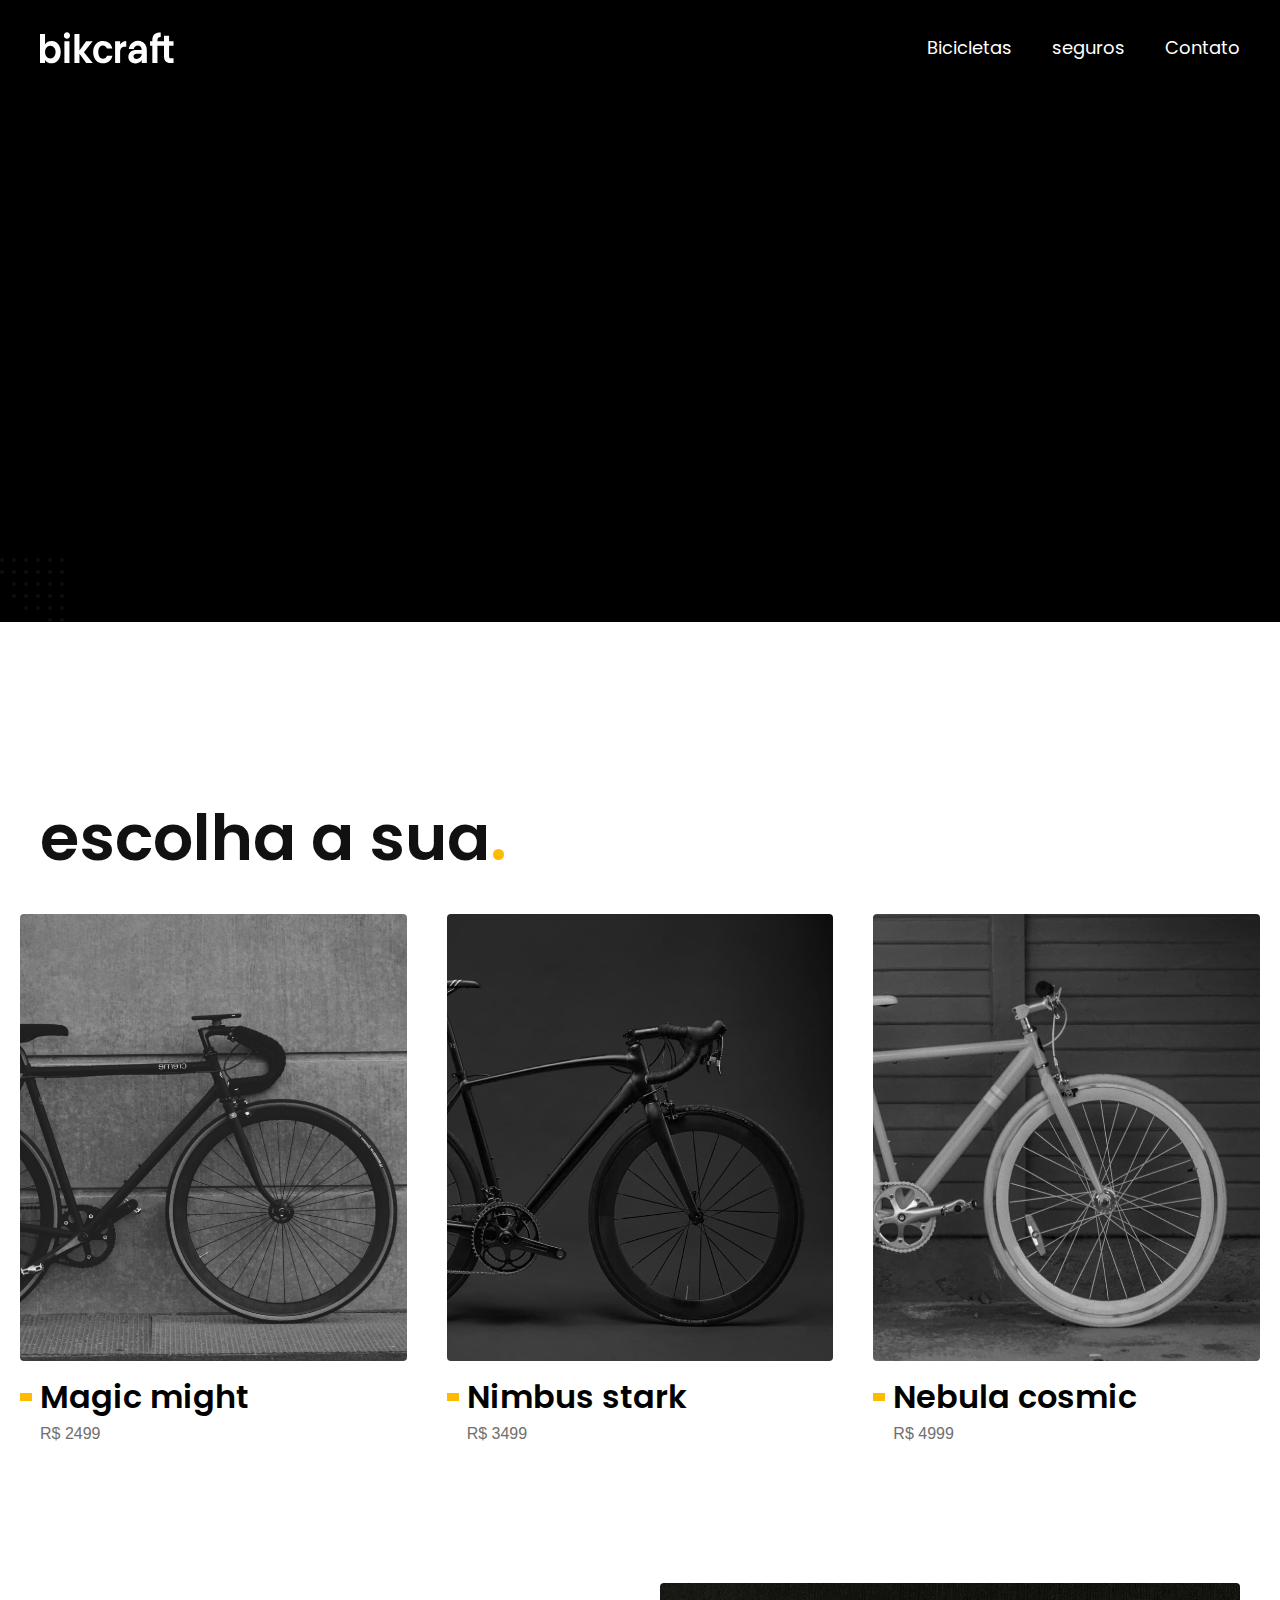
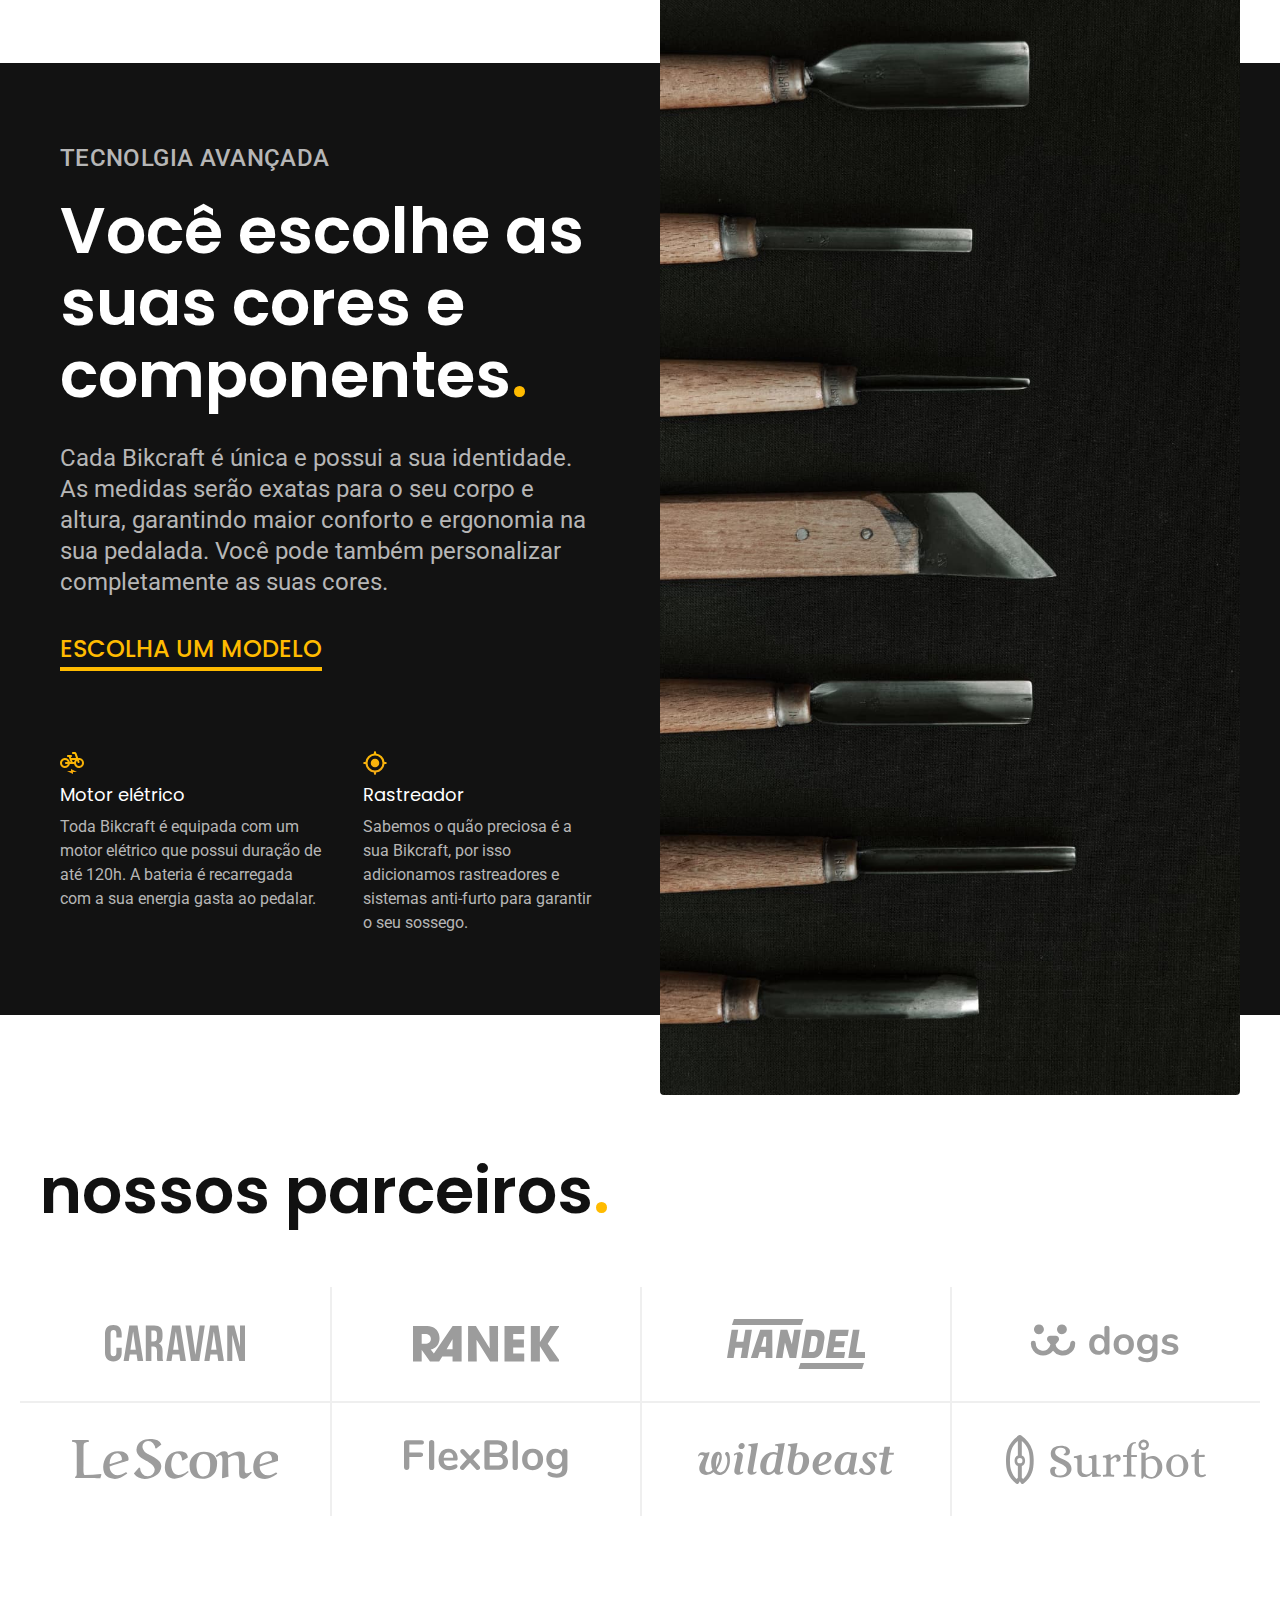
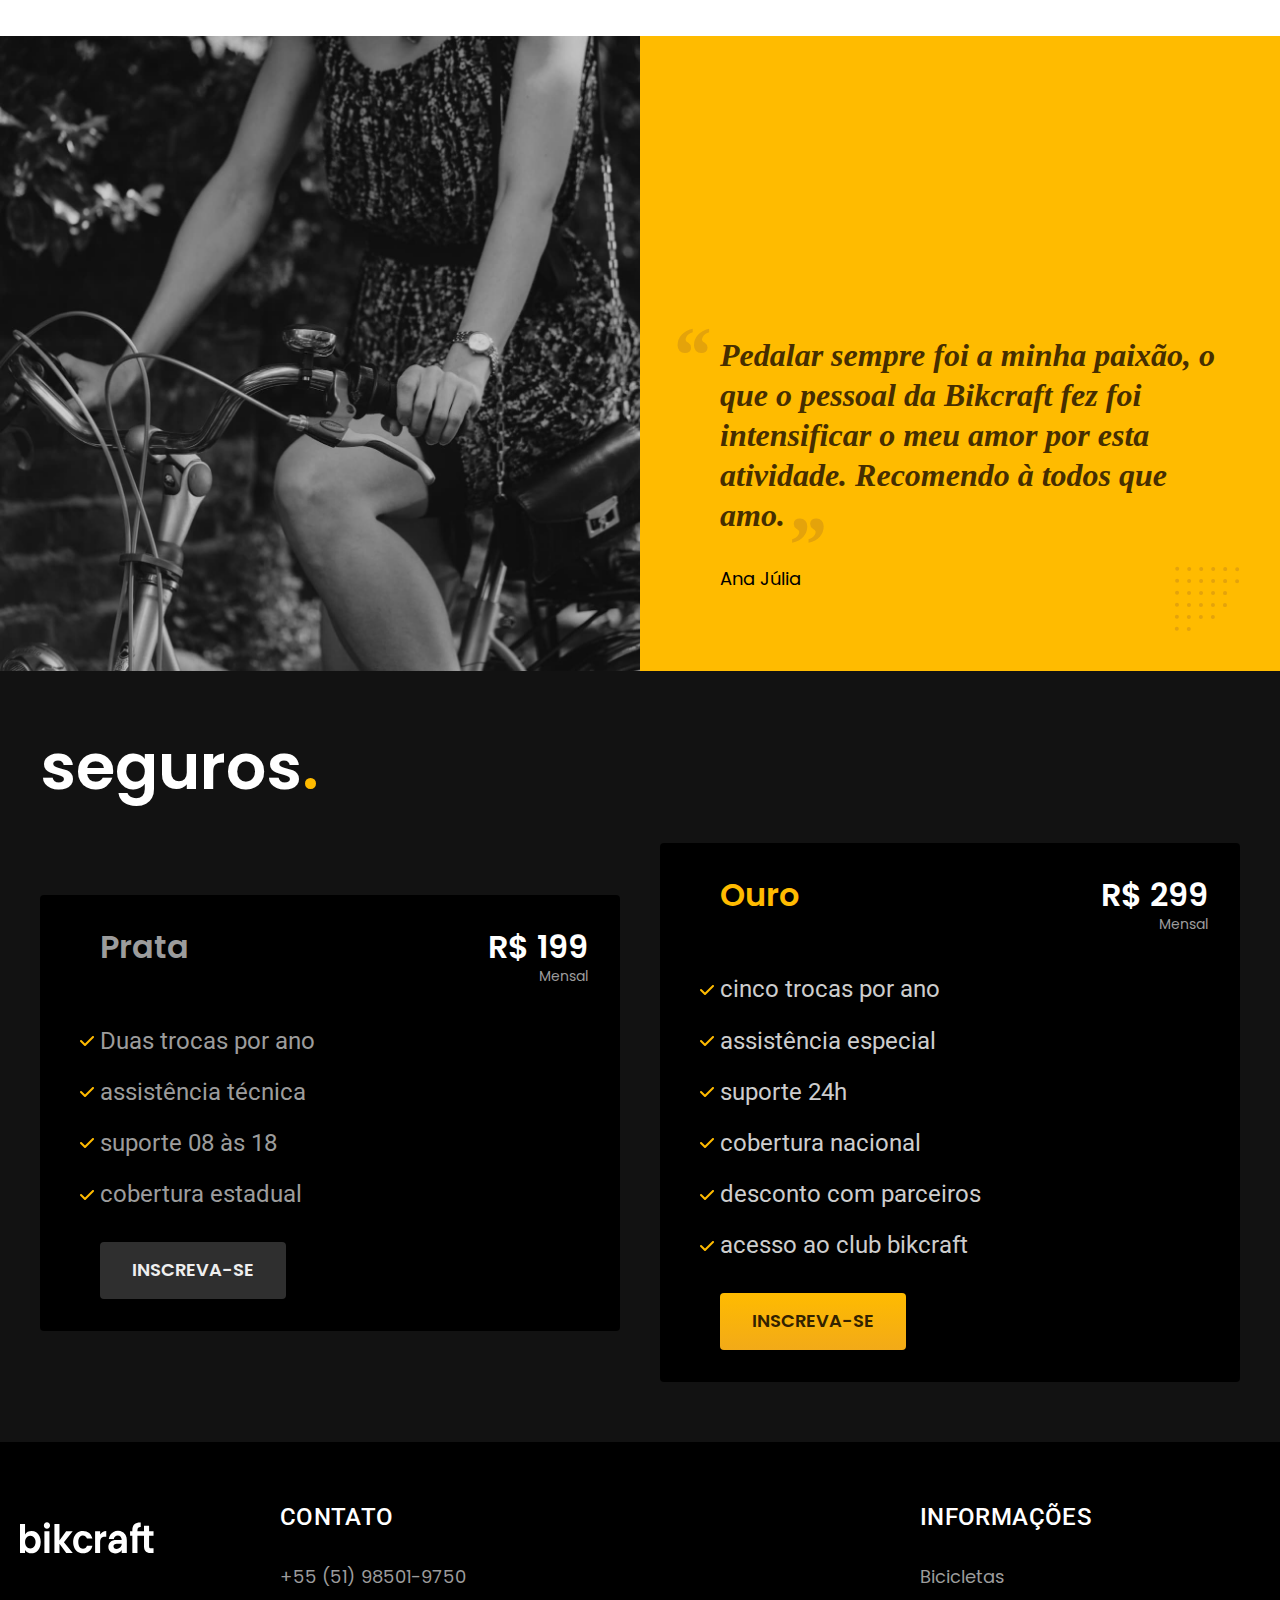
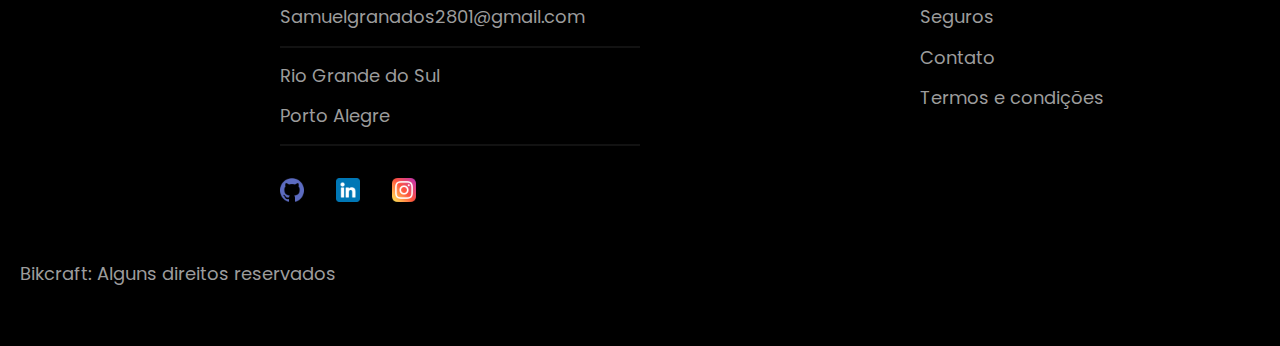
<file: index.html>
<!DOCTYPE html>
<html lang="pt-br">

<head>
  <meta charset="UTF-8">
  <meta http-equiv="X-UA-Compatible" content="IE=edge">
  <meta name="viewport" content="width=device-width, initial-scale=1.0">
  <meta name="description" content="Bicicletas elétricas de alta precisão e qualidade,  feitas sob medida para o cliente. Explore o mundo na sua velocidade com a Bikcraft.">
  <title>Bikcraft - Bicicletas Elétricas</title>

  <link rel="shortcut icon" href="./favicon.svg" type="image/svg+xml">
  <link rel="preload" href="./css/style.min.css" as="style">
  <link rel="stylesheet" href="./css/style.min.css">

  <link rel="preconnect" href="https://fonts.googleapis.com">
  <link rel="preconnect" href="https://fonts.gstatic.com" crossorigin>
  <link href="https://fonts.googleapis.com/css2?family=Fira+Sans:wght@400;700&family=Poppins:wght@400;600&family=Roboto&display=swap" rel="stylesheet">

  <script>document.documentElement.classList.add('js')</script>
</head>

<body>
  <header class="header-bg">
    <div class="header container">
      <a href="./">
        <img src="./bikcraft/optimizado/bikcraft.svg" width="134" height="32" alt="Bikcraft">
      </a>

      <nav aria-label="primaria">
        <ul class="header-menu font-1-m cor-branco">
          <li><a href="./bicicletas.html">Bicicletas</a></li>
          <li><a href="./seguros.html">seguros</a></li>
          <li><a href="./contato.html">Contato</a></li>
        </ul>
      </nav>
    </div>
  </header>

  <main class="introducao-bg">
    <div class="introducao container">
      <div class="introducao-conteudo">
        <h1 class="font-1-xxl cor-0 fadeInDown" data-anime="200">Bicicletas feitas sob medida<span class="cor-p1">.</span></h1>
        <p class="font-2-l cor-6 fadeInDown" data-anime="400">Bicicletas elétricas de alta precisão e qualidade, feitas sob medida para o cliente. Explore o mundo na sua velocidade com a Bikcraft.</p>
        <a class="botao fadeInDown" data-anime="600" href="./bicicletas.html">Escolha a sua</a>
      </div>
      <picture class="introducao-imagem fadeInDown" data-anime="800">
        <source media="(max-width: 800px)" srcset="./mg/bicicletas/optimizado/nimbus.jpg">
        <img src="mg/fotos/optimizado/introduçao.jpg" width="1176" height="1552" alt="bicicleta eletrica preta.">
      </picture>
    </div>
  </main>

  <article class="bicicletas-lista">
    <h2 class="font-1-xxl container">escolha a sua<span class="cor-p1">.</span></h2>
    <ul>
      <li>
        <a href="./bicicletas/magic.html">
          <img src="mg/bicicletas/optimizado/nimbus-home.jpg" width="760" height="880" alt="bicicleta preta">
          <h3 class="font-1-xl cor-12">Magic might</h3>
          <span class="cor-7">R$ 2499</span>
        </a>
      </li>
      <li>
        <a href="./bicicletas/nimbus.html">
          <img src="mg/bicicletas/optimizado/magic-home.jpg" width="760" height="880" alt="bicicleta preta">
          <h3 class="font-1-xl cor-12">Nimbus stark</h3>
          <span class="cor-7
          ">R$ 3499</span>
        </a>
      </li>
      <li>
        <a href="./bicicletas/nebula.html">
          <img src="mg/bicicletas/optimizado/nebula-home.jpg" width="760" height="880" alt="bicicleta branca">
          <h3 class="font-1-xl cor-12">Nebula cosmic</h3>
          <span class="cor-7
          ">R$ 4999</span>
        </a>
      </li>
    </ul>
  </article>

  <article class="tecnologia-bg">
    <div class="tecnologia container">
      <div class="tecnologia-conteudo">
        <span class="font-2-l-b cor-5">Tecnolgia avançada</span>
        <h2 class="font-1-xxl cor-0">Você escolhe as suas cores e componentes<span class="cor-p1">.</span></h2>
        <p class="font-2-l cor-5">Cada Bikcraft é única e possui a sua identidade. As medidas serão exatas para o seu corpo e altura, garantindo maior conforto e ergonomia na sua pedalada. Você pode também personalizar completamente as suas cores.</p>
        <a class="link" href="./bicicletas.html">Escolha um modelo </a>
        <div class="tecnologia-vantagens">
          <div>
            <img src="icons/optimizado/eletrica.svg" width="24" height="24" alt="">
            <h3 class="font-1-m cor-0">Motor elétrico</h3>
            <p class="font-2-s cor-5">Toda Bikcraft é equipada com um motor elétrico que possui duração de até 120h. A bateria é recarregada com a sua energia gasta ao pedalar.</p>
          </div>
          <div>
            <img src="icons/optimizado/rastreador.svg" width="24" height="24" alt="">
            <h3 class="font-1-m cor-0">Rastreador</h3>
            <p class="font-2-s cor-5">Sabemos o quão preciosa é a sua Bikcraft, por isso adicionamos rastreadores e sistemas anti-furto para garantir o seu sossego.</p>
          </div>
        </div>

      </div>
      <div class="tecnologia-imagem">
        <img src="mg/fotos/optimizado/diferencial.jpg" width="1160" height="1856" alt="">
      </div>
    </div>
  </article>

  <section class="parceiros" aria-label="nossos parceiros">
    <h2 class="font-1-xxl container">nossos parceiros<span class="cor-p1">.</span></h2>
    <ul>
      <li><img src="parceiros/optimizado/01-caravan.svg" width="140" height="37" alt=""></li>
      <li><img src="parceiros/optimizado/02-ranek.svg" width="146" height="36" alt=""></li>
      <li><img src="parceiros/optimizado/03-handel.svg" width="138" height="50" alt=""></li>
      <li><img src="parceiros/optimizado/04-dogs.svg" width="152" height="39" alt=""></li>
      <li><img src="parceiros/optimizado/05-lescone.svg" width="206" height="40" alt=""></li>
      <li><img src="parceiros/optimizado/06-flexblog.svg" width="164" height="38" alt=""></li>
      <li><img src="parceiros/optimizado/07-wildbeast.svg" width="196" height="33" alt=""></li>
      <li><img src="parceiros/optimizado/08-surfbot.svg" width="200" height="49" alt=""></li>
    </ul>
  </section>

  <section class="depoimento" aria-label="depoimento">
    <div>
      <img src="mg/fotos/optimizado/depoimento.jpg" width="1300" height="1291" alt="pessoa pedalando bicicleta">
    </div>
    <div class="depoimento-conteudo">
      <blockquote>
        <p class="font-1-xl cor-p5">Pedalar sempre foi a minha paixão, o que o pessoal da Bikcraft fez foi intensificar o meu amor por esta atividade. Recomendo à todos que amo.
        </p>
      </blockquote>
      <span class="font-1-m cor-12">Ana Júlia</span>
    </div>
  </section>

  <article class="seguros-bg" aria-label="seguros">
    <div class="seguros container">
      <h2 class="font-1-xxl cor-0">seguros<span class="cor-p1">.</span></h2>
      <div class="seguros-item">
        <h3 class="font-1-xl cor-6">Prata</h3>
        <span class="font-1-xl cor-0">R$ 199</span> <span class="font-1-xs cor-6">Mensal</span>
        <ul class="font-2-l cor-6">
          <li>Duas trocas por ano</li>
          <li>assistência técnica </li>
          <li>suporte 08 às 18 </li>
          <li>cobertura estadual </li>
        </ul>
        <a class="botao secundario" href="./orcamento.html">Inscreva-se</a>
      </div>
      <div class="seguros-item">
        <h3 class="font-1-xl cor-p1">Ouro</h3>
        <span class="font-1-xl cor-0">R$ 299</span> <span class="font-1-xs cor-6">Mensal</span>
        <ul class="font-2-l cor-4">
          <li>cinco trocas por ano </li>
          <li>assistência especial </li>
          <li>suporte 24h </li>
          <li>cobertura nacional </li>
          <li>desconto com parceiros </li>
          <li>acesso ao club bikcraft </li>
        </ul>
        <a class="botao" href="./orcamento.html">Inscreva-se</a>
      </div>
    </div>
  </article>

  <footer class="footer-bg">
    <div class="footer conteiner">
      <img src="bikcraft/optimizado/bikcraft.svg" width="134" height="32" alt="logo">
      <div class="footer-contato">
        <h3 class="font-2-l-b cor-0">Contato</h3>
        <ul class="font-1-m cor-6">
          <li><a href="tel:+51985119750">+55 (51) 98501-9750</a></li>
          <li><a href="mailto:Samuelgranados2801@gmail.com">Samuelgranados2801@gmail.com</a></li>
          <li>Rio Grande do Sul</li>
          <li>Porto Alegre</li>
        </ul>
        <div class="footer-redes">
          <a href="https://github.com/SamuelGranados" aria-label="perfil de github"><img src="icons/github.svg" width="24" height="24" alt=""></a>
          <a href="https://www.linkedin.com/in/eliab-figuera23/" aria-label="perfil de linkedin"><img src="icons/linkedin.svg" width="24" height="24" alt="">
          </a>
          <a href="https://www.instagram.com/samuelderex/" aria-label="perfil de instagram">
            <img src="icons/instagram.svg" width="24" height="24" alt="">
          </a>
        </div>
      </div>
      <div class="footer-informacoes">
        <h3 class="font-2-l-b cor-0">Informações</h3>
        <nav>
          <ul class="font-1-m cor-6">
            <li><a href="./bicicletas.html">Bicicletas</a></li>
            <li><a href="./seguros.html">Seguros</a></li>
            <li><a href="./contato.html">Contato</a></li>
            <li><a href="./termos.html">Termos e condições</a></li>
          </ul>
        </nav>
      </div>
      <p class="footer-copy font-1-m cor-6">Bikcraft: Alguns direitos reservados</p>
    </div>
  </footer>

  <script src="./js/plugins/simple-anime.js"></script>
  <script src="./js/script.js"></script>
</body>

</html>
</file>
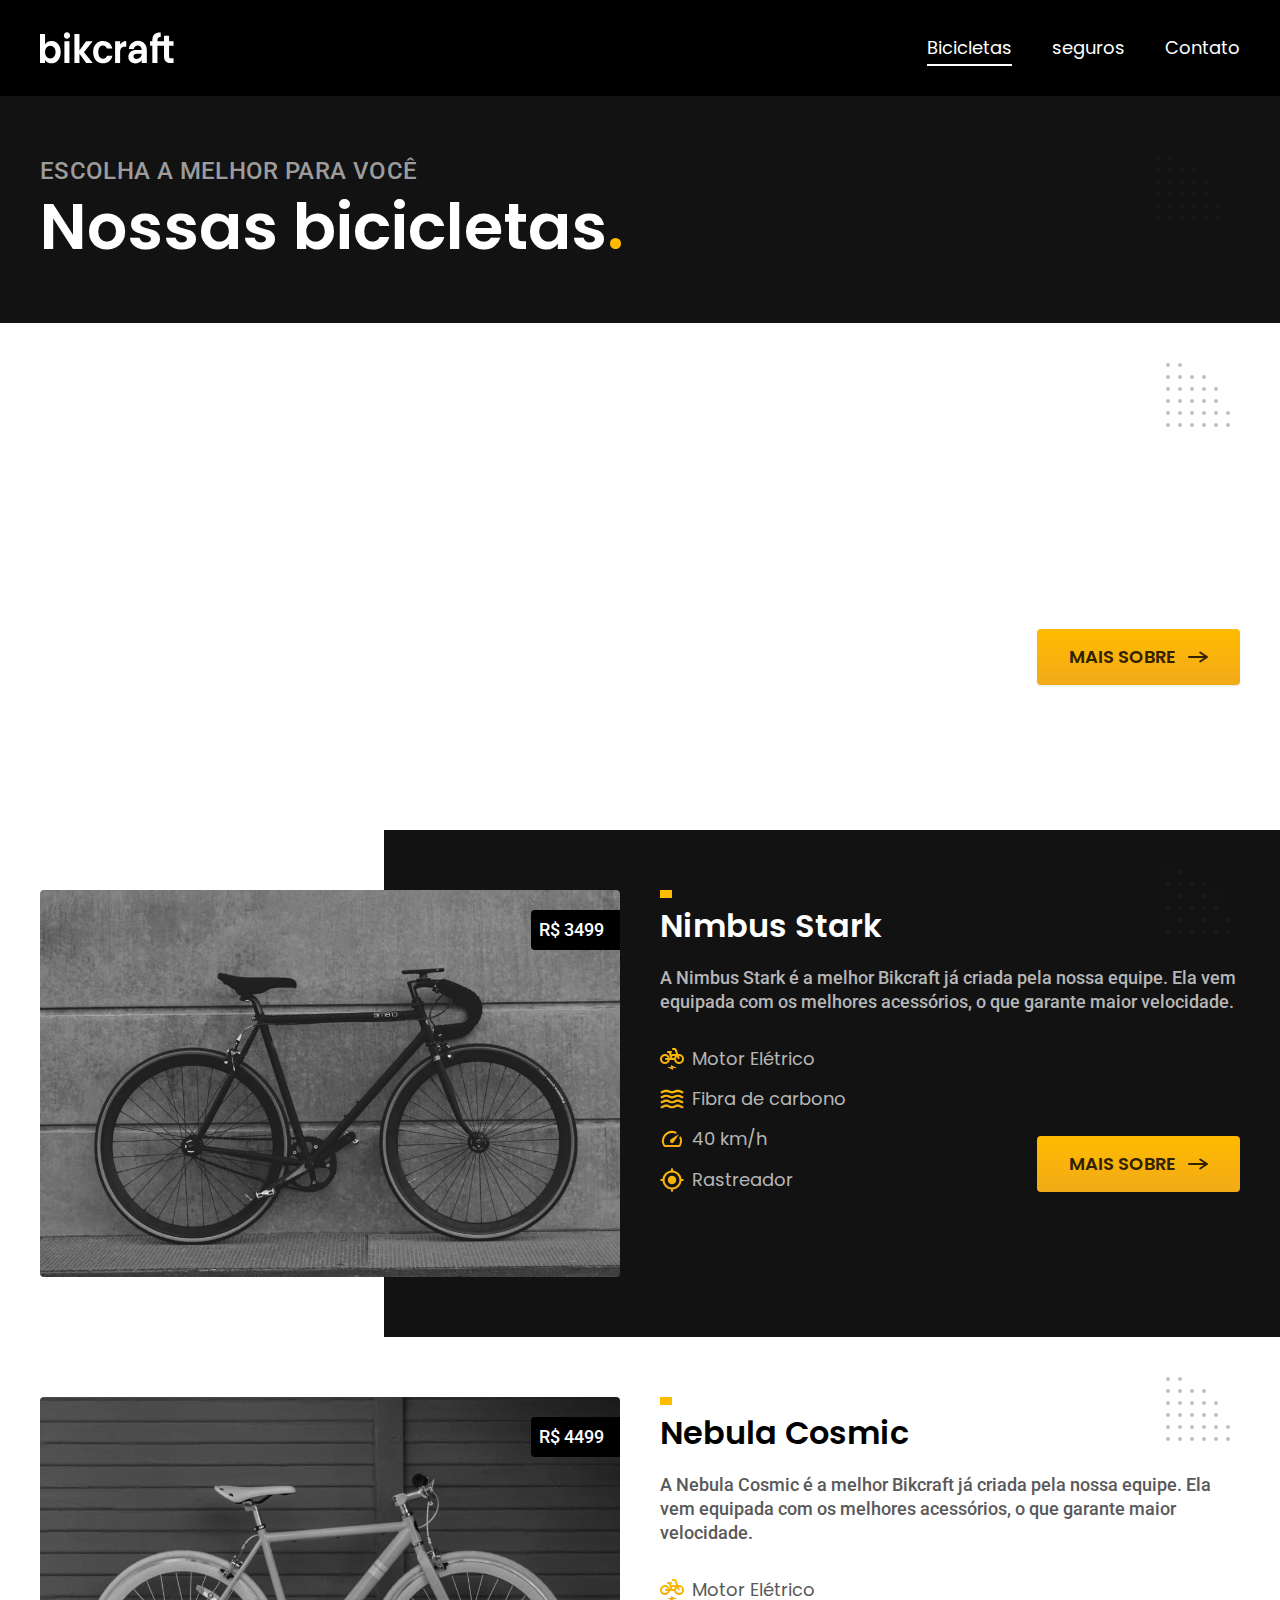
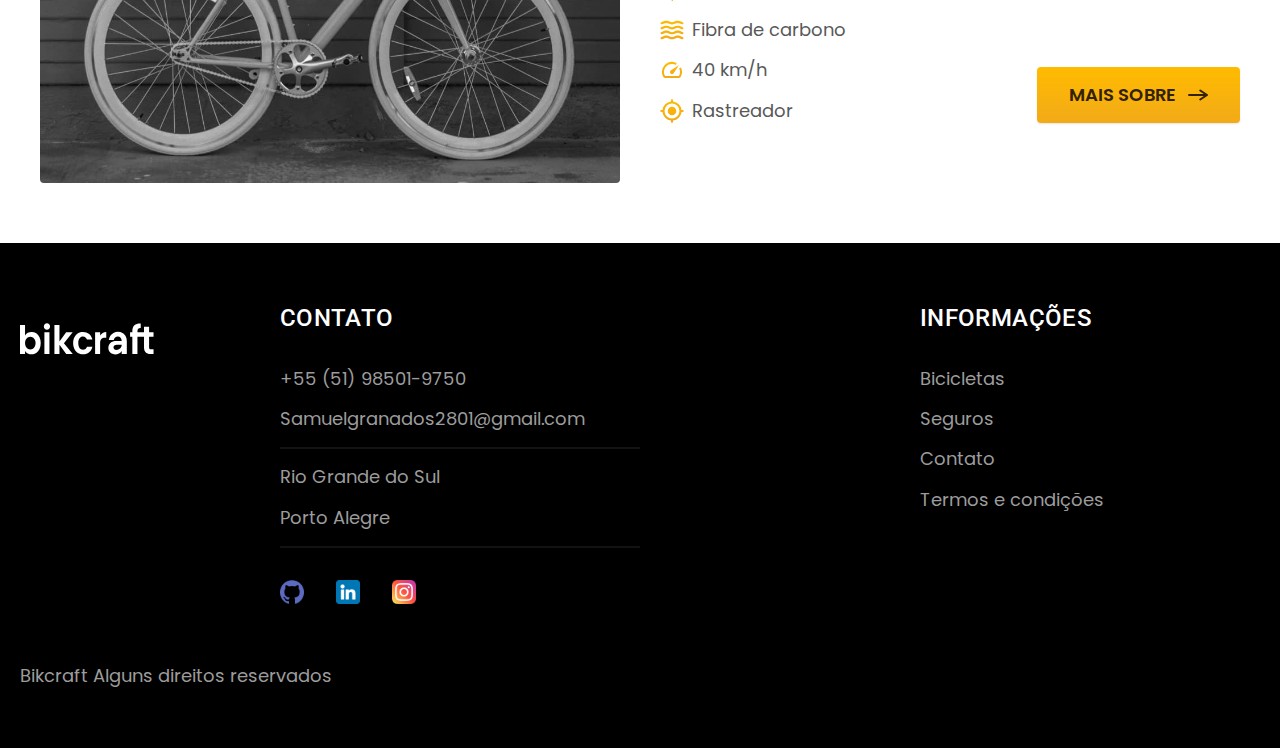
<file: bicicletas.html>
<!DOCTYPE html>
<html lang="pt-br">

<head>
  <meta charset="UTF-8">
  <meta http-equiv="X-UA-Compatible" content="IE=edge">
  <meta name="viewport" content="width=device-width, initial-scale=1.0">
  <meta name="description" content="Termos e condições">
  <title>Termos e Condições - Bikcraft</title>

  <link rel="shortcut icon" href="./favicon.svg" type="image/svg+xml">
  <link rel="preload" href="./css/style.min.css" as="style">
  <link rel="stylesheet" href="./css/style.min.css">

  <link rel="preconnect" href="https://fonts.googleapis.com">
  <link rel="preconnect" href="https://fonts.gstatic.com" crossorigin>
  <link href="https://fonts.googleapis.com/css2?family=Fira+Sans:wght@400;700&family=Poppins:wght@400;600&family=Roboto&display=swap" rel="stylesheet">
  <script>document.documentElement.classList.add('js')</script>
</head>

<body id="bicicletas">
  <header class="header-bg">
    <div class="header container">
      <a href="./">
        <img src="bikcraft/optimizado/bikcraft.svg" width="134" height="32" alt="Bikcraft">
      </a>

      <nav aria-label="primaria">
        <ul class="header-menu font-1-m cor-branco">
          <li><a href="./bicicletas.html">Bicicletas</a></li>
          <li><a href="./seguros.html">seguros</a></li>
          <li><a href="./contato.html">Contato</a></li>
        </ul>
      </nav>
    </div>
  </header>

  <main>
    <div class="titulo-bg">
      <div class="titulo container">
        <p class="font-2-l-b cor-6">Escolha a melhor para você</p>
        <h1 class="font-1-xxl cor-0">Nossas bicicletas<span class="cor-p1">.</span></h1>
      </div>
    </div>

    <div class="bicicletas-bg">
      <div class="bicicletas container">
        <div class="bicicletas-imagem fadeInUp" data-anime="200">
          <img src="mg/bicicletas/optimizado/magic.jpg" alt="bicicleta preta">
          <span class="font-2-m cor-0">R$ 2499</span>
        </div>
        <div class="bicicletas-conteudo">
          <h2 class="font-1-xl cor-12 fadeInUp" data-anime="400">Magic might</h2>
          <p class="font-2-m cor-8 fadeInUp" data-anime="600">A Magic might é a melhor Bikcraft já criada pela nossa equipe. Ela vem equipada com os melhores acessórios, o que garante maior velocidade.</p>
          <ul class="font-1-m cor-8 fadeInUp" data-anime="600">
            <li><img src="icons/optimizado/eletrica.svg" width="24" height="24" alt="">Motor Elétrico</li>
            <li><img src="icons/optimizado/carbono.svg" width="24" height="24" alt="">Fibra de carbono</li>
            <li><img src="icons/optimizado/velocidade.svg" width="24" height="24" alt="">40 km/h</li>
            <li><img src="icons/optimizado/rastreador.svg" width="24" height="24" alt="">Rastreador</li>
          </ul>
          <a class="botao seta" href="./bicicletas/magic.html">Mais sobre</a>
        </div>
      </div>
    </div>


    <div class="bicicletas-bg">
      <div class="bicicletas container">
        <div class="bicicletas-imagem">
          <img src="mg/bicicletas/optimizado/nimbus.jpg" alt="bicicleta preta">
          <span class="font-2-m cor-0">R$ 3499</span>
        </div>
        <div class="bicicletas-conteudo">
          <h2 class="font-1-xl cor-0">Nimbus Stark</h2>
          <p class="font-2-m cor-5">A Nimbus Stark é a melhor Bikcraft já criada pela nossa equipe. Ela vem equipada com os melhores acessórios, o que garante maior velocidade.</p>
          <ul class="font-1-m cor-5">
            <li><img src="icons/optimizado/eletrica.svg" width="24" height="24" alt="">Motor Elétrico</li>
            <li><img src="icons/optimizado/carbono.svg" width="24" height="24" alt="">Fibra de carbono</li>
            <li><img src="icons/optimizado/velocidade.svg" width="24" height="24" alt="">40 km/h</li>
            <li><img src="icons/optimizado/rastreador.svg" width="24" height="24" alt="">Rastreador</li>
          </ul>
          <a class="botao seta" href="./bicicletas/nimbus.html">Mais sobre</a>
        </div>
      </div>
    </div>

    <div class="bicicletas-bg">
      <div class="bicicletas container">
        <div class="bicicletas-imagem">
          <img src="mg/bicicletas/optimizado/nebula.jpg" alt="bicicleta preta">
          <span class="font-2-m cor-0">R$ 4499</span>
        </div>
        <div class="bicicletas-conteudo">
          <h2 class="font-1-xl cor-12">Nebula Cosmic</h2>
          <p class="font-2-m cor-8">A Nebula Cosmic é a melhor Bikcraft já criada pela nossa equipe. Ela vem equipada com os melhores acessórios, o que garante maior velocidade.</p>
          <ul class="font-1-m cor-8">
            <li><img src="icons/optimizado/eletrica.svg" width="24" height="24" alt="">Motor Elétrico</li>
            <li><img src="icons/optimizado/carbono.svg" width="24" height="24" alt="">Fibra de carbono</li>
            <li><img src="icons/optimizado/velocidade.svg" width="24" height="24" alt="">40 km/h</li>
            <li><img src="icons/optimizado/rastreador.svg" width="24" height="24" alt="">Rastreador</li>
          </ul>
          <a class="botao seta" href="./bicicletas/nebula.html">Mais sobre</a>
        </div>

      </div>
    </div>

  </main>

  <footer class="footer-bg">
    <div class="footer conteiner">
      <img src="bikcraft/optimizado/bikcraft.svg" width="134" height="32" alt="logo">
      <div class="footer-contato">
        <h3 class="font-2-l-b cor-0">Contato</h3>
        <ul class="font-1-m cor-6">
          <li><a href="tel:+51985119750">+55 (51) 98501-9750</a></li>
          <li><a href="mailto:Samuelgranados2801@gmail.com">Samuelgranados2801@gmail.com</a></li>
          <li>Rio Grande do Sul</li>
          <li>Porto Alegre</li>
        </ul>
        <div class="footer-redes">
          <a href="https://github.com/SamuelGranados" aria-label="perfil github"><img src="icons/github.svg" width="24" height="24" alt=""></a>
          <a href="https://www.linkedin.com/in/eliab-figuera23/" aria-label="perfil linkedin"><img src="icons/linkedin.svg" width="24" height="24" alt="">
          </a>
          <a href="https://www.instagram.com/samuelderex/" aria-label="perfil instagram">
            <img src="icons/instagram.svg" width="24" height="24" alt="">
          </a>
        </div>
      </div>
      <div class="footer-informacoes">
        <h3 class="font-2-l-b cor-0">Informações</h3>
        <nav>
          <ul class="font-1-m cor-6">
            <li><a href="./bicicletas.html">Bicicletas</a></li>
            <li><a href="./seguros.html">Seguros</a></li>
            <li><a href="./contato.html">Contato</a></li>
            <li><a href="./termos.html">Termos e condições</a></li>
          </ul>
        </nav>
      </div>
      <p class="footer-copy font-1-m cor-6">Bikcraft Alguns direitos reservados</p>
    </div>
  </footer>

  <script src="./js/plugins/simple-anime.js"></script>
  <script src="./js/script.js"></script>
</body>

</html>
</file>
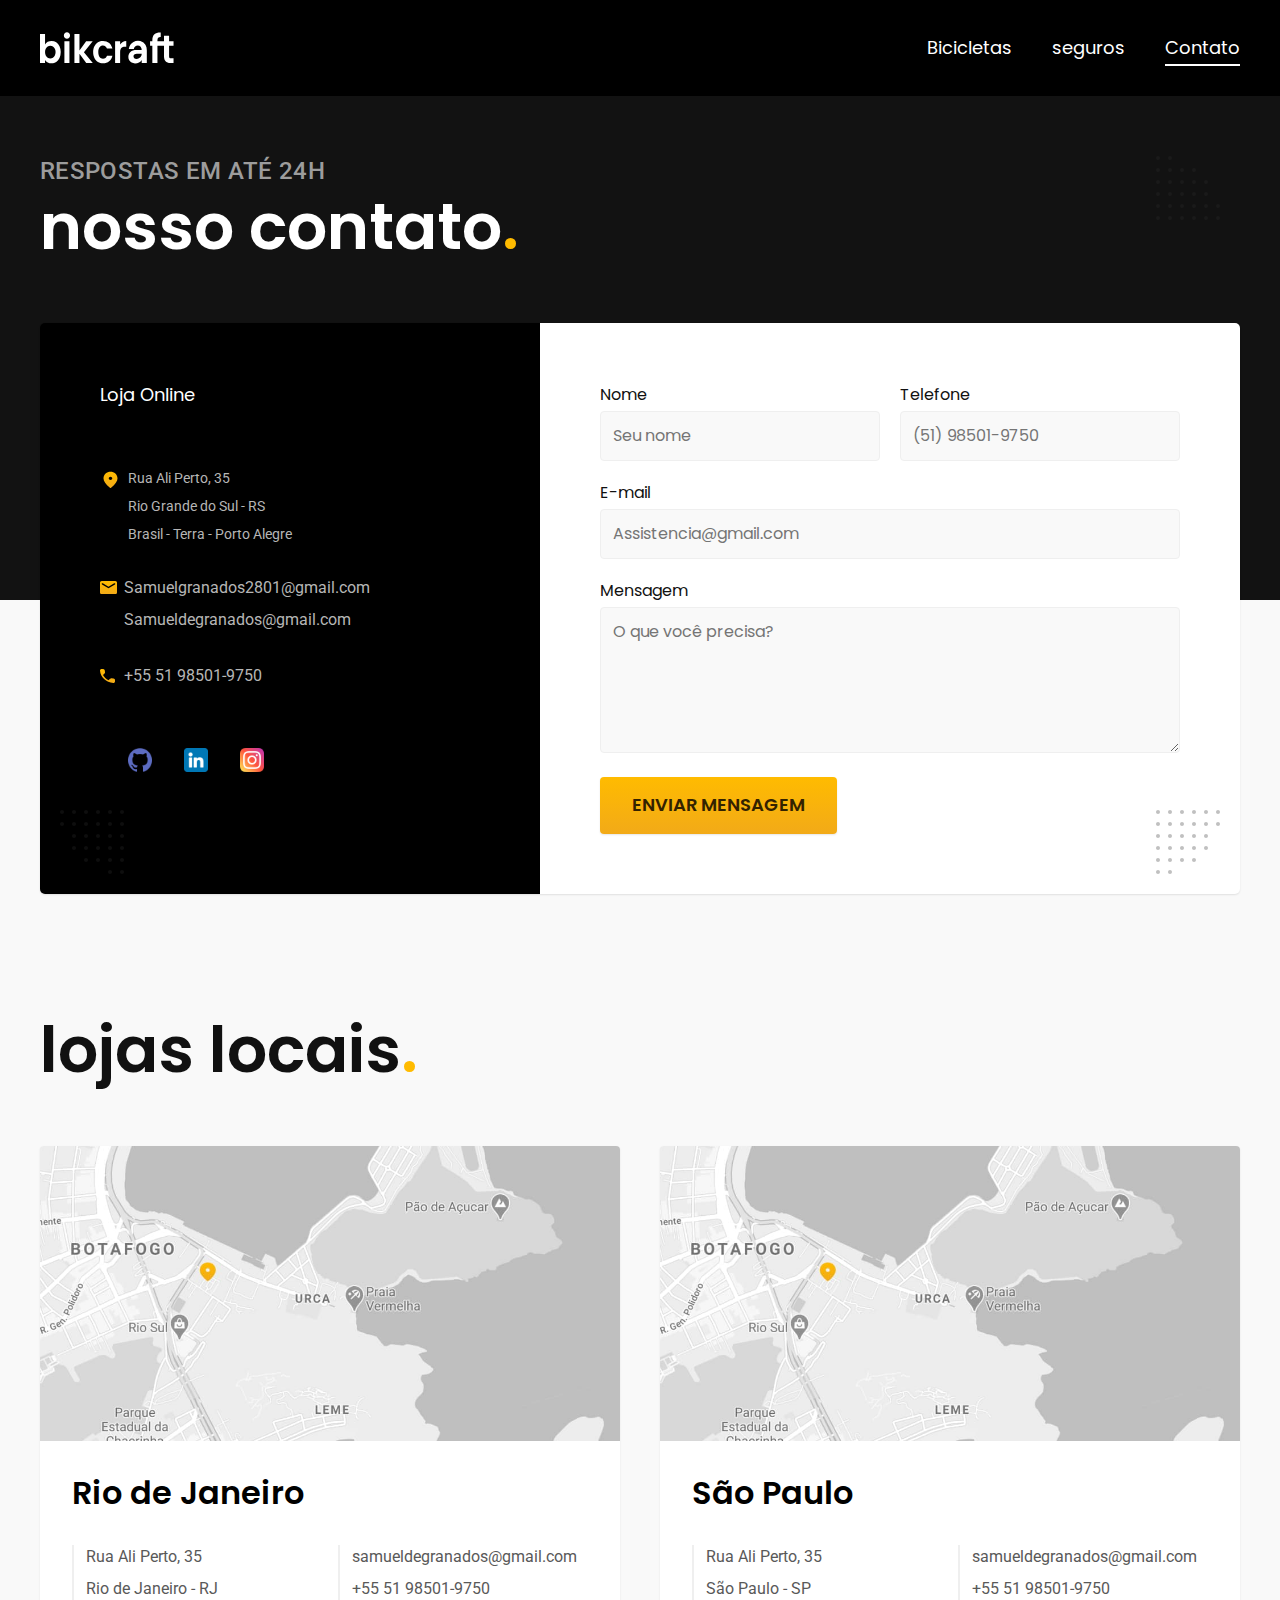
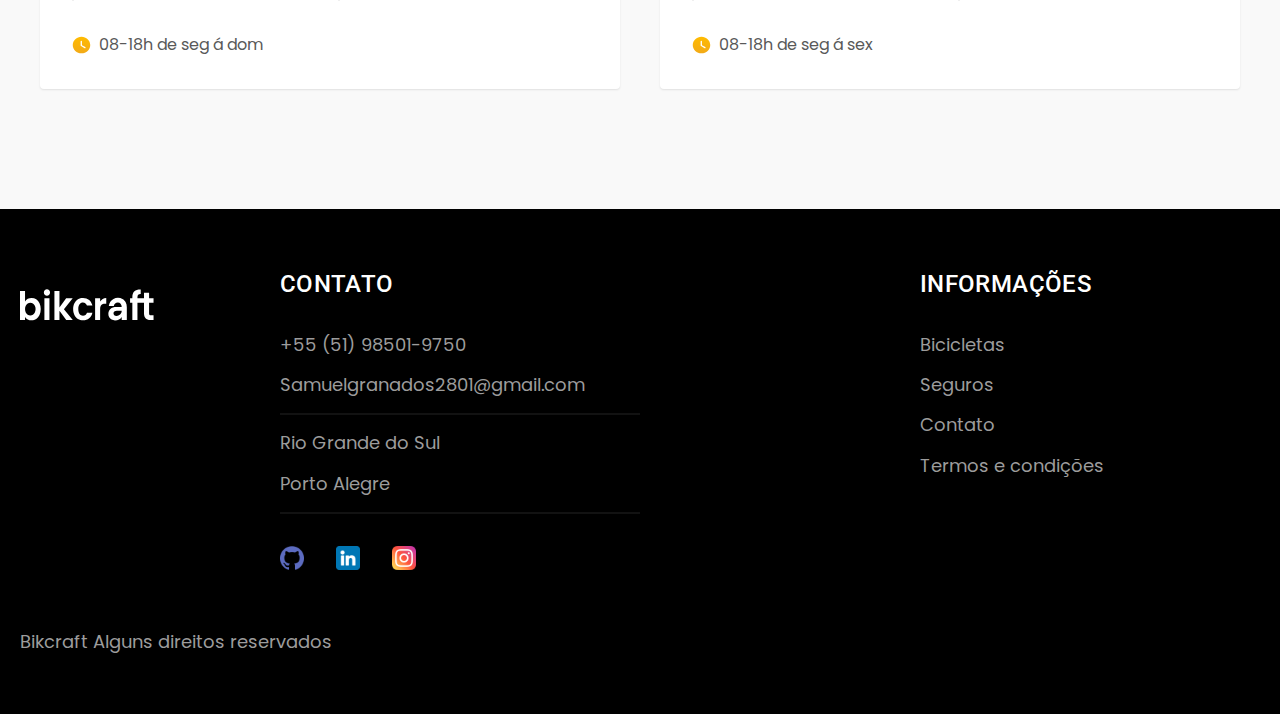
<file: contato.html>
<!DOCTYPE html>
<html lang="pt-br">

<head>
  <meta charset="UTF-8">
  <meta http-equiv="X-UA-Compatible" content="IE=edge">
  <meta name="viewport" content="width=device-width, initial-scale=1.0">
  <meta name="description" content="nossos contato">
  <title>contato - Bikcraft</title>

  <link rel="shortcut icon" href="./favicon.svg" type="image/svg+xml">
  <link rel="preload" href="./css/style.min.css" as="style">
  <link rel="stylesheet" href="./css/style.min.css">

  <link rel="preconnect" href="https://fonts.googleapis.com">
  <link rel="preconnect" href="https://fonts.gstatic.com" crossorigin>
  <link href="https://fonts.googleapis.com/css2?family=Fira+Sans:wght@400;700&family=Poppins:wght@400;600&family=Roboto&display=swap" rel="stylesheet">
  <script>document.documentElement.classList.add('js')</script>
</head>

<body id="contato">
  <header class="header-bg">
    <div class="header container">
      <a href="./">
        <img src="bikcraft/optimizado/bikcraft.svg" width="134" height="34" alt="Bikcraft">
      </a>

      <nav aria-label="primaria">
        <ul class="header-menu font-1-m cor-branco">
          <li><a href="./bicicletas.html">Bicicletas</a></li>
          <li><a href="./seguros.html">seguros</a></li>
          <li><a href="./contato.html">Contato</a></li>
        </ul>
      </nav>
    </div>
  </header>

  <main>
    <div class="titulo-bg">
      <div class="titulo container">
        <p class="font-2-l-b cor-6">respostas em até 24h</p>
        <h1 class="font-1-xxl cor-0">nosso contato<span class="cor-p1">.</span></h1>
      </div>
    </div>

    <div class="contato container">
      <section class="contato-dados" aria-label="Endereço">
        <h2 class="font-1-m cor-0">Loja Online</h2>
        <div class="contato-endereco font-2-xs cor-5">
          <p>Rua Ali Perto, 35</p>
          <p>Rio Grande do Sul - RS</p>
          <p>Brasil - Terra - Porto Alegre</p>
        </div>
        <address class="contato-meios font-2-s cor-5">
          <a href="mailto:Samuelgranados2801@gmail.com">Samuelgranados2801@gmail.com</a>
          <a href="mailto:Samueldegranados@gmail.com">Samueldegranados@gmail.com</a>
          <a href="tel:+5551985019750">+55 51 98501-9750</a>
        </address>
        <div class="contato-redes">
          <a href="https://github.com/SamuelGranados" aria-label="perfil de github"><img src="icons/github.svg" width="24" height="24" alt=""></a>
          <a href="https://www.linkedin.com/in/eliab-figuera23/" aria-label="perfil de linkedin"><img src="icons/linkedin.svg" width="24" height="24" alt="">
          </a>
          <a href="https://www.instagram.com/samuelderex/" aria-label="perfil de instagram">
            <img src="icons/instagram.svg" width="24" height="24" alt="">
          </a>
        </div>
      </section>
      <section class="contato-formulario" aria-label="Formulario">
        <form class="form" action="./contato.html">
          <div>
            <label for="nome">Nome</label>
            <input type="text" id="nome" name="nome" placeholder="Seu nome">
          </div>
          <div>
            <label for="telefone">Telefone</label>
            <input type="text" id="telefone" name="telefone" placeholder="(51) 98501-9750">
          </div>
          <div class="col">
            <label for="email">E-mail</label>
            <input type="text" id="email" name="email" placeholder="Assistencia@gmail.com">
          </div>
          <div class="col">
            <label for="mensagem">Mensagem</label>
            <textarea name="mensagem" id="mensagem" rows="5" placeholder="O que você precisa?"></textarea>
          </div>
          <button type="button" class="botao col">Enviar Mensagem</button>
        </form>
      </section>
    </div>
  </main>

  <article class="lojas container">
    <h2 class="font-1-xxl">lojas locais<span class="cor-p1">.</span></h2>
    <div class="lojas-item">
      <img src="mg/lojas/optimizado/rj.jpg" width="1020" height="520" alt="mapa marcando uma loja no rio de janeiro">
      <div class="lojas-conteudo">
        <h3 class="font-1-xl cor-12">Rio de Janeiro</h3>
        <div class="lojas-dados font-2-s cor-8">
          <p>Rua Ali Perto, 35</p>
          <p>Rio de Janeiro - RJ</p>
        </div>
        <div class="lojas-dados font-2-s cor-8">
          <a href="mailto:samueldegranados@gmail.com">samueldegranados@gmail.com</a>
          <a href="tel:+5551985019750">+55 51 98501-9750</a>
        </div>
        <p class="lojas-tempo font-1-s cor-8"><img src="icons/optimizado/relog.svg" width="19" height="18" alt="">08-18h de seg á dom</p>
      </div>
    </div>


    <div class="lojas-item">
      <img src="mg/lojas/optimizado/rj.jpg" width="1020" height="520" alt="mapa marcando uma loja no rio de janeiro">
      <div class="lojas-conteudo">
        <h3 class="font-1-xl cor-12">São Paulo</h3>
        <div class="lojas-dados font-2-s cor-8">
          <p>Rua Ali Perto, 35</p>
          <p>São Paulo - SP</p>
        </div>
        <div class="lojas-dados font-2-s cor-8">
          <a href="mailto:samueldegranados@gmail.com">samueldegranados@gmail.com</a>
          <a href="tel:+5551985019750">+55 51 98501-9750</a>
        </div>
        <p class="lojas-tempo font-1-s cor-8"><img src="icons/optimizado/relog.svg" width="19" height="18" alt="">08-18h de seg á sex</p>
      </div>
    </div>
  </article>

  <footer class="footer-bg">
    <div class="footer conteiner">
      <img src="bikcraft/optimizado/bikcraft.svg" width="134" height="32" alt="logo">
      <div class="footer-contato">
        <h3 class="font-2-l-b cor-0">Contato</h3>
        <ul class="font-1-m cor-6">
          <li><a href="tel:+51985119750">+55 (51) 98501-9750</a></li>
          <li><a href="mailto:Samuelgranados2801@gmail.com">Samuelgranados2801@gmail.com</a></li>
          <li>Rio Grande do Sul</li>
          <li>Porto Alegre</li>
        </ul>
        <div class="footer-redes">
          <a href="https://github.com/SamuelGranados" aria-label="link para perfil de github"><img src="icons/github.svg" width="24" height="24" alt=""></a>
          <a href="https://www.linkedin.com/in/eliab-figuera23/" aria-label="link para perfil de linkedin"><img src="icons/linkedin.svg" width="24" height="24" alt="">
          </a>
          <a href="https://www.instagram.com/samuelderex/" aria-label="link para perfil de instagram">
            <img src="icons/instagram.svg" width="24" height="24" alt="">
          </a>
        </div>
      </div>
      <div class="footer-informacoes">
        <h3 class="font-2-l-b cor-0">Informações</h3>
        <nav>
          <ul class="font-1-m cor-6">
            <li><a href="./bicicletas.html">Bicicletas</a></li>
            <li><a href="./seguros.html">Seguros</a></li>
            <li><a href="./contato.html">Contato</a></li>
            <li><a href="./termos.html">Termos e condições</a></li>
          </ul>
        </nav>
      </div>
      <p class="footer-copy font-1-m cor-6">Bikcraft Alguns direitos reservados</p>
    </div>
  </footer>

  <script src="./js/plugins/simple-anime.js"></script>
  <script src="./js/script.js"></script>
</body>

</html>
</file>
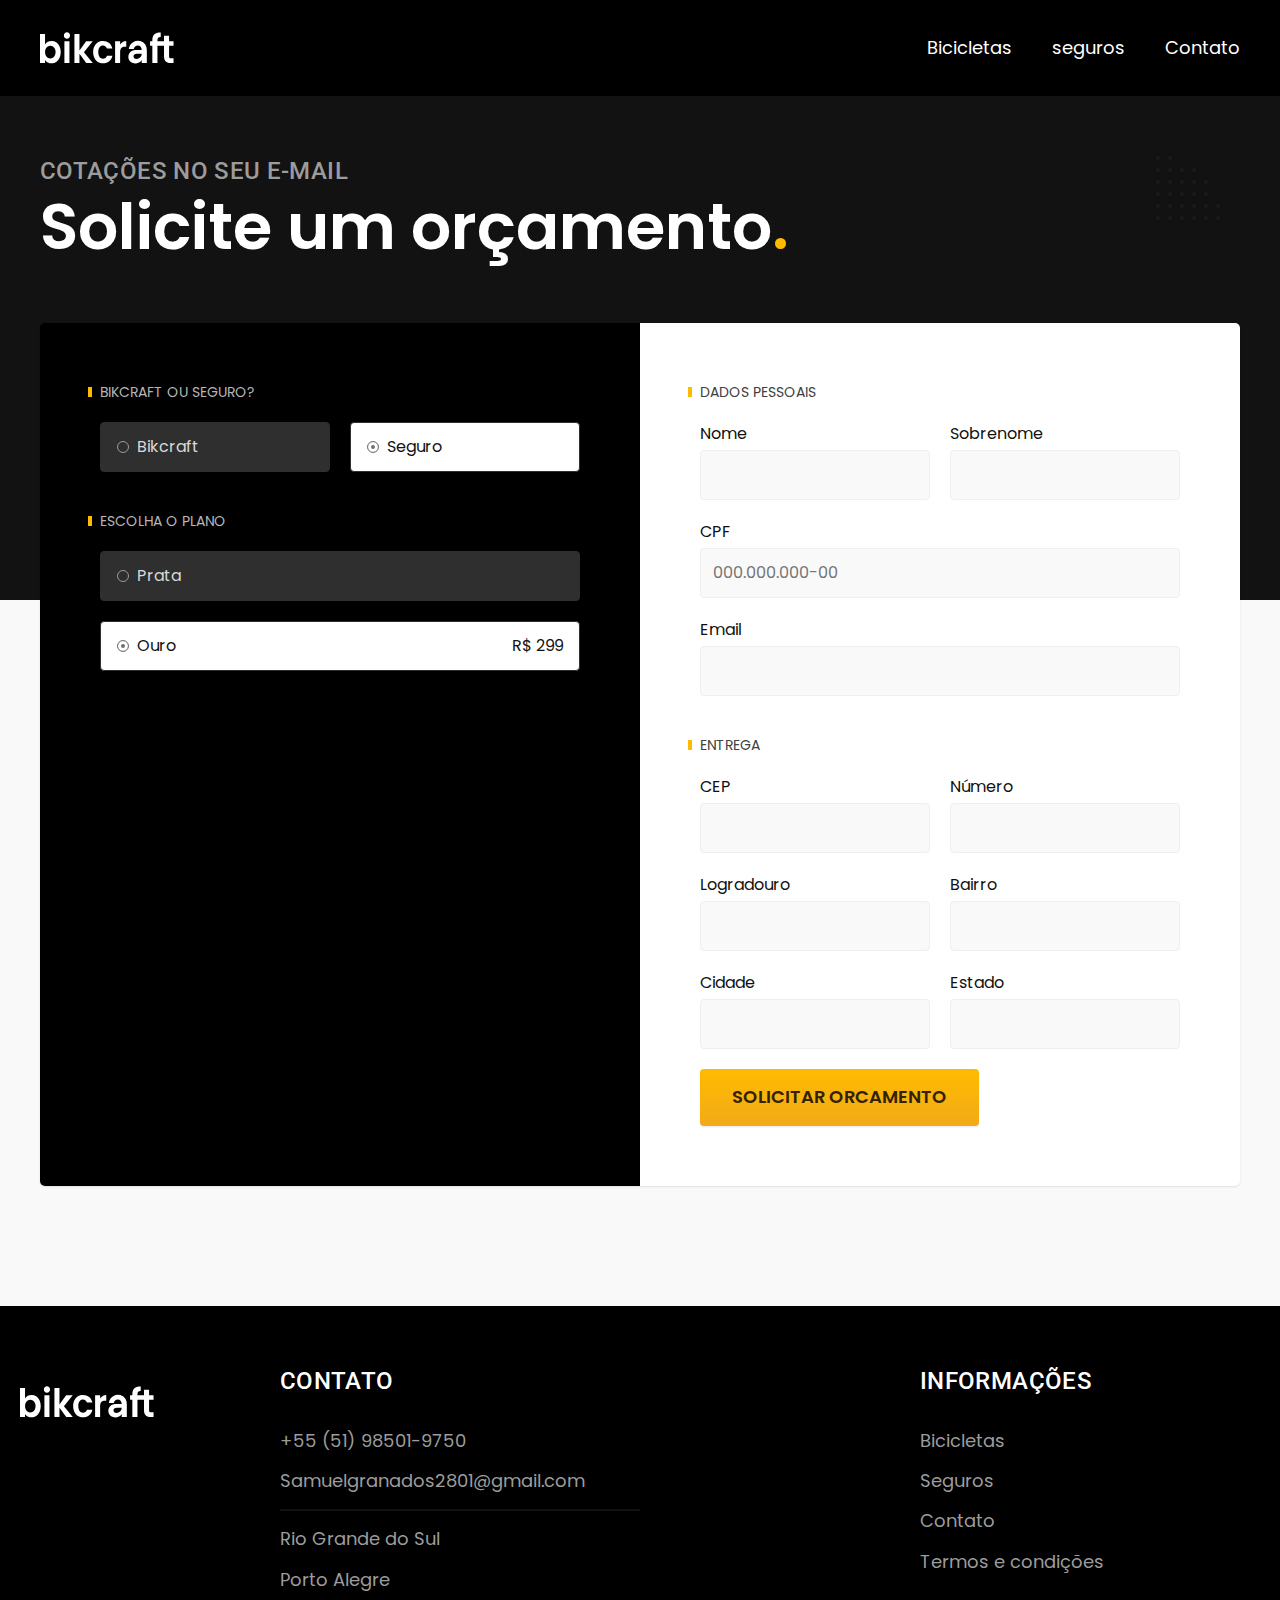
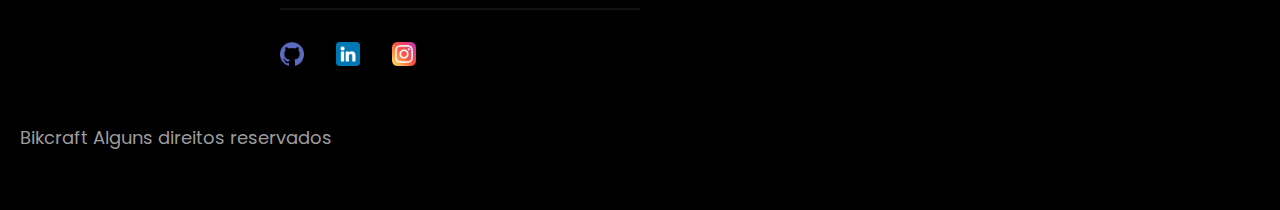
<file: orcamento.html>
<!DOCTYPE html>
<html lang="pt-br">

<head>
  <meta charset="UTF-8">
  <meta http-equiv="X-UA-Compatible" content="IE=edge">
  <meta name="viewport" content="width=device-width, initial-scale=1.0">
  <meta name="description" content="Termos e condições">
  <title>Orçamento - Bikcraft</title>

  <link rel="shortcut icon" href="./favicon.svg" type="image/svg+xml">
  <link rel="preload" href="./css/style.min.css" as="style">
  <link rel="stylesheet" href="./css/style.min.css">

  <link rel="preconnect" href="https://fonts.googleapis.com">
  <link rel="preconnect" href="https://fonts.gstatic.com" crossorigin>
  <link href="https://fonts.googleapis.com/css2?family=Fira+Sans:wght@400;700&family=Poppins:wght@400;600&family=Roboto&display=swap" rel="stylesheet">
  <script>document.documentElement.classList.add('js')</script>
</head>

<body id="orcamento">
  <header class="header-bg">
    <div class="header container">
      <a href="./">
        <img src="bikcraft/optimizado/bikcraft.svg" width="134" height="32" alt="Bikcraft">
      </a>

      <nav aria-label="primaria">
        <ul class="header-menu font-1-m cor-branco">
          <li><a href="./bicicletas.html">Bicicletas</a></li>
          <li><a href="./seguros.html">seguros</a></li>
          <li><a href="./contato.html">Contato</a></li>
        </ul>
      </nav>
    </div>
  </header>

  <main>
    <div class="titulo-bg">
      <div class="titulo container">
        <p class="font-2-l-b cor-6">cotações no seu e-mail</p>
        <h1 class="font-1-xxl cor-0">Solicite um orçamento<span class="cor-p1">.</span></h1>
      </div>
    </div>

    <form class="orcamento container" action="./">
      <div class="orcamento-produto">
        <h2 class="font-1-xs cor-5">Bikcraft ou Seguro?</h2>

        <input type="radio" id="bikcraft" name="tipo" value="bikcraft" checked>
        <label for="bikcraft">Bikcraft</label>

        <input type="radio" id="seguro" name="tipo" value="seguro" checked>
        <label for="seguro">Seguro</label>

        <div class="orcamento-conteudo" id="orcamento-bikcraft">
          <h2 class="font-1-xs cor-5">Escolha a sua</h2>

          <input type="radio" id="nimbus" name="produto" value="nimbus" checked>
          <label for="nimbus">Nimbus Stark <span>R$ 3499</span></label>
          <div class="orcamento-detalhes">
            <ul class="font-1-xs cor-8">
              <li><img src="icons/optimizado/eletrica.svg" width="24" height="24" alt="">Motor Elétrico</li>
              <li><img src="icons/optimizado/carbono.svg" width="24" height="24" alt="">Fibra de Carbono</li>
              <li><img src="icons/optimizado/velocidade.svg" width="24" height="24" alt="">Velocidade</li>
              <li><img src="icons/optimizado/rastreador.svg" width="24" height="24" alt="">Rastreador</li>
            </ul>
            <img src="mg/bicicletas/optimizado/nimbus.jpg" alt="bicicleta preta">
          </div>

          <input type="radio" id="magic" name="produto" value="magic" checked>
          <label for="magic">Magic Might <span>R$ 2499</span></label>
          <div class="orcamento-detalhes">
            <ul class="font-1-xs cor-8">
              <li><img src="icons/optimizado/eletrica.svg" width="24" height="24" alt="">Motor Elétrico</li>
              <li><img src="icons/optimizado/carbono.svg" width="24" height="24" alt="">Fibra de Carbono</li>
              <li><img src="icons/optimizado/velocidade.svg" width="24" height="24" alt="">Velocidade</li>
              <li><img src="icons/optimizado/rastreador.svg" width="24" height="24" alt="">Rastreador</li>
            </ul>
            <img src="mg/bicicletas/optimizado/magic.jpg" alt="bicicleta ">
          </div>

          <input type="radio" id="nebula" name="produto" value="nebula" checked>
          <label for="nebula">Nebula Cosmic <span>R$ 4999</span></label>
          <div class="orcamento-detalhes">
            <ul class="font-1-xs cor-8">
              <li><img src="icons/optimizado/eletrica.svg" width="24" height="24" alt="">Motor Elétrico</li>
              <li><img src="icons/optimizado/carbono.svg" width="24" height="24" alt="">Fibra de Carbono</li>
              <li><img src="icons/optimizado/velocidade.svg" width="24" height="24" alt="">Velocidade</li>
              <li><img src="icons/optimizado/rastreador.svg" width="24" height="24" alt="">Rastreador</li>
            </ul>
            <img src="mg/bicicletas/optimizado/nebula.jpg" alt="bicicleta">
          </div>
        </div>

        <div class="orcamento-conteudo" id="orcamento-seguro">
          <h2 class="font-1-xs cor-5">Escolha o plano</h2>

          <input type="radio" id="prata" name="produto" value="prata" checked>
          <label for="prata">Prata <span>R$ 199</span></label>

          <input type="radio" id="ouro" name="produto" value="ouro" checked>
          <label for="ouro">Ouro <span>R$ 299</span></label>
        </div>

      </div>
      <div class="orcamento-dados form">
        <h2 class="font-1-xs cor-9 col">Dados pessoais</h2>
        <div>
          <label for="nome">Nome</label>
          <input type="text" id="nome" name="nome">
        </div>
        <div>
          <label for="sobrenome">Sobrenome</label>
          <input type="text" id="sobrenome" name="sobrenome">
        </div>
        <div class="col">
          <label for="cpf">CPF</label>
          <input type="text" id="cpf" name="cpf" placeholder="000.000.000-00">
        </div>
        <div class="col">
          <label for="email">Email</label>
          <input type="email" id="email" name="email">
        </div>
        <h2 class="font-1-xs cor-9 col">Entrega</h2>
        <div>
          <label for="cep">CEP</label>
          <input type="text" id="cep" name="cep">
        </div>
        <div>
          <label for="numero">Número</label>
          <input type="text" id="numero" name="numero">
        </div>
        <div>
          <label for="logradouro">Logradouro</label>
          <input type="text" id="logradouro" name="logradouro">
        </div>
        <div>
          <label for="bairro">Bairro</label>
          <input type="text" id="bairro" name="bairro">
        </div>
        <div>
          <label for="cidade">Cidade</label>
          <input type="text" id="cidade" name="cidade">
        </div>
        <div>
          <label for="estado">Estado</label>
          <input type="text" id="estado" name="estado">
        </div>
        <button class="botao col" type="button">Solicitar Orcamento</button>
      </div>
    </form>
  </main>

  <footer class="footer-bg">
    <div class="footer conteiner">
      <img src="bikcraft/optimizado/bikcraft.svg" width="134" height="32" alt="logo">
      <div class="footer-contato">
        <h3 class="font-2-l-b cor-0">Contato</h3>
        <ul class="font-1-m cor-6">
          <li><a href="tel:+51985119750">+55 (51) 98501-9750</a></li>
          <li><a href="mailto:Samuelgranados2801@gmail.com">Samuelgranados2801@gmail.com</a></li>
          <li>Rio Grande do Sul</li>
          <li>Porto Alegre</li>
        </ul>
        <div class="footer-redes">
          <a href="https://github.com/SamuelGranados" aria-label="link para conta github"><img src="icons/github.svg" width="24" height="24" alt=""></a>
          <a href="https://www.linkedin.com/in/eliab-figuera23/" aria-label="link para o perfil de linkedin"><img src="icons/linkedin.svg" width="24" height="24" alt="">
          </a>
          <a href="https://www.instagram.com/samuelderex/" aria-label="link para perfil de instagram">
            <img src="icons/instagram.svg" width="24" height="24" alt="">
          </a>
        </div>
      </div>
      <div class="footer-informacoes">
        <h3 class="font-2-l-b cor-0">Informações</h3>
        <nav>
          <ul class="font-1-m cor-6">
            <li><a href="./bicicletas.html">Bicicletas</a></li>
            <li><a href="./seguros.html">Seguros</a></li>
            <li><a href="./contato.html">Contato</a></li>
            <li><a href="./termos.html">Termos e condições</a></li>
          </ul>
        </nav>
      </div>
      <p class="footer-copy font-1-m cor-6">Bikcraft Alguns direitos reservados</p>
    </div>
  </footer>

  <script src="./js/script.js"></script>
</body>

</html>
</file>
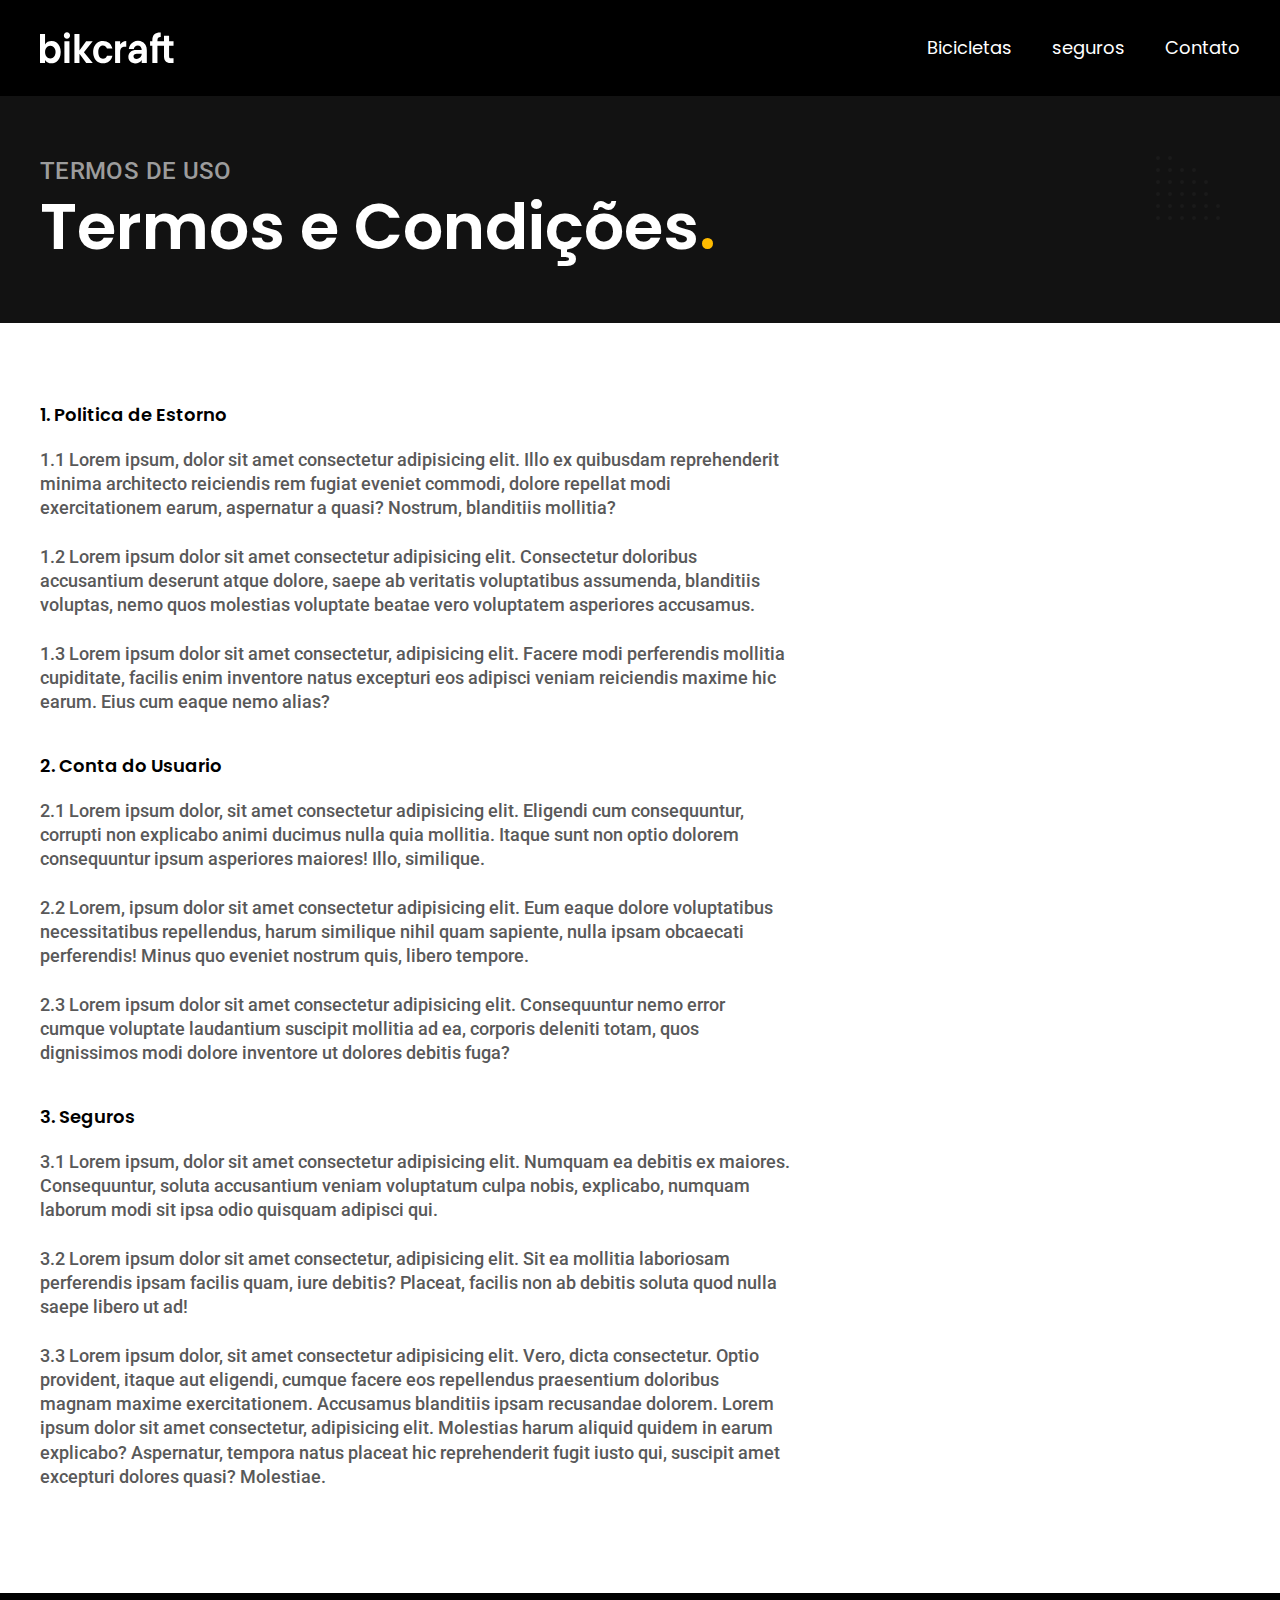
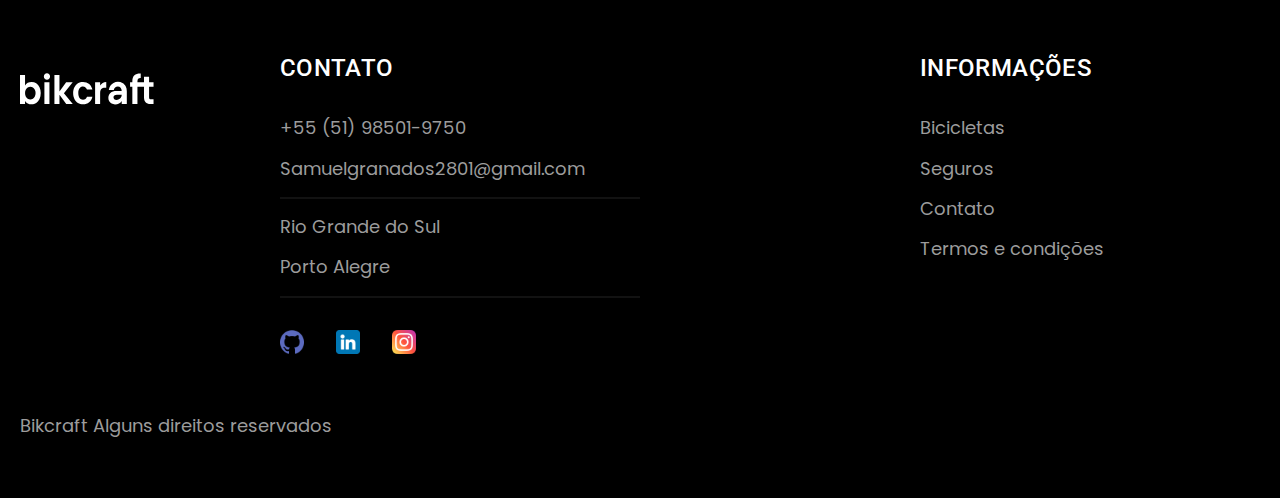
<file: termos.html>
<!DOCTYPE html>
<html lang="pt-br">

<head>
  <meta charset="UTF-8">
  <meta http-equiv="X-UA-Compatible" content="IE=edge">
  <meta name="viewport" content="width=device-width, initial-scale=1.0">
  <meta name="description" content="Termos e condições">
  <title>Termos e Condições - Bikcraft</title>

  <link rel="shortcut icon" href="./favicon.svg" type="image/svg+xml">
  <link rel="preload" href="./css/style.min.css" as="style">
  <link rel="stylesheet" href="./css/style.min.css">

  <link rel="preconnect" href="https://fonts.googleapis.com">
  <link rel="preconnect" href="https://fonts.gstatic.com" crossorigin>
  <link href="https://fonts.googleapis.com/css2?family=Fira+Sans:wght@400;700&family=Poppins:wght@400;600&family=Roboto&display=swap" rel="stylesheet">
  <script>document.documentElement.classList.add('js')</script>
</head>

<body id="termos">
  <header class="header-bg">
    <div class="header container">
      <a href="./">
        <img src="bikcraft/optimizado/bikcraft.svg" width="134" height="32" alt="Bikcraft">
      </a>

      <nav aria-label="primaria">
        <ul class="header-menu font-1-m cor-branco">
          <li><a href="./bicicletas.html">Bicicletas</a></li>
          <li><a href="./seguros.html">seguros</a></li>
          <li><a href="./contato.html">Contato</a></li>
        </ul>
      </nav>
    </div>
  </header>

  <main>
    <div class="titulo-bg">
      <div class="titulo container">
        <p class="font-2-l-b cor-6">Termos de Uso</p>
        <h1 class="font-1-xxl cor-0">Termos e Condições<span class="cor-p1">.</span></h1>
      </div>
    </div>
    <div class="termos container">
      <h2 class="font-1-m cor-12">1. Politica de Estorno</h2>
      <p class="font-2-m cor-8">1.1 Lorem ipsum, dolor sit amet consectetur adipisicing elit. Illo ex quibusdam reprehenderit minima architecto reiciendis rem fugiat eveniet commodi, dolore repellat modi exercitationem earum, aspernatur a quasi? Nostrum, blanditiis mollitia?</p>
      <p class="font-2-m cor-8">1.2 Lorem ipsum dolor sit amet consectetur adipisicing elit. Consectetur doloribus accusantium deserunt atque dolore, saepe ab veritatis voluptatibus assumenda, blanditiis voluptas, nemo quos molestias voluptate beatae vero voluptatem asperiores accusamus.</p>
      <p class="font-2-m cor-8">1.3 Lorem ipsum dolor sit amet consectetur, adipisicing elit. Facere modi perferendis mollitia cupiditate, facilis enim inventore natus excepturi eos adipisci veniam reiciendis maxime hic earum. Eius cum eaque nemo alias?</p>
      <h2 class="font-1-m cor-12">2. Conta do Usuario</h2>
      <p class="font-2-m cor-8">2.1 Lorem ipsum dolor, sit amet consectetur adipisicing elit. Eligendi cum consequuntur, corrupti non explicabo animi ducimus nulla quia mollitia. Itaque sunt non optio dolorem consequuntur ipsum asperiores maiores! Illo, similique.</p>
      <p class="font-2-m cor-8">2.2 Lorem, ipsum dolor sit amet consectetur adipisicing elit. Eum eaque dolore voluptatibus necessitatibus repellendus, harum similique nihil quam sapiente, nulla ipsam obcaecati perferendis! Minus quo eveniet nostrum quis, libero tempore.</p>
      <p class="font-2-m cor-8">2.3 Lorem ipsum dolor sit amet consectetur adipisicing elit. Consequuntur nemo error cumque voluptate laudantium suscipit mollitia ad ea, corporis deleniti totam, quos dignissimos modi dolore inventore ut dolores debitis fuga?</p>
      <h2 class="font-1-m cor-12">3. Seguros</h2>
      <p class="font-2-m cor-8">3.1 Lorem ipsum, dolor sit amet consectetur adipisicing elit. Numquam ea debitis ex maiores. Consequuntur, soluta accusantium veniam voluptatum culpa nobis, explicabo, numquam laborum modi sit ipsa odio quisquam adipisci qui.</p>
      <p class="font-2-m cor-8">3.2 Lorem ipsum dolor sit amet consectetur, adipisicing elit. Sit ea mollitia laboriosam perferendis ipsam facilis quam, iure debitis? Placeat, facilis non ab debitis soluta quod nulla saepe libero ut ad!</p>
      <p class="font-2-m cor-8">3.3 Lorem ipsum dolor, sit amet consectetur adipisicing elit. Vero, dicta consectetur. Optio provident, itaque aut eligendi, cumque facere eos repellendus praesentium doloribus magnam maxime exercitationem. Accusamus blanditiis ipsam recusandae dolorem. Lorem ipsum dolor sit amet consectetur, adipisicing elit. Molestias harum aliquid quidem in earum explicabo? Aspernatur, tempora natus placeat hic reprehenderit fugit iusto qui, suscipit amet excepturi dolores quasi? Molestiae.</p>
    </div>
  </main>

  <footer class="footer-bg">
    <div class="footer conteiner">
      <img src="bikcraft/optimizado/bikcraft.svg" width="134" height="32" alt="logo">
      <div class="footer-contato">
        <h3 class="font-2-l-b cor-0">Contato</h3>
        <ul class="font-1-m cor-6">
          <li><a href="tel:+51985119750">+55 (51) 98501-9750</a></li>
          <li><a href="mailto:Samuelgranados2801@gmail.com">Samuelgranados2801@gmail.com</a></li>
          <li>Rio Grande do Sul</li>
          <li>Porto Alegre</li>
        </ul>
        <div class="footer-redes">
          <a href="https://github.com/SamuelGranados" aria-label="link para perfil de github"><img src="icons/github.svg" width="24" height="24" alt=""></a>
          <a href="https://www.linkedin.com/in/eliab-figuera23/" aria-label="link para perfil de linkedin"><img src="icons/linkedin.svg" width="24" height="24" alt="">
          </a>
          <a href="https://www.instagram.com/samuelderex/" aria-label="link para perfil de instagram">
            <img src="icons/instagram.svg" width="24" height="24" alt="">
          </a>
        </div>
      </div>
      <div class="footer-informacoes">
        <h3 class="font-2-l-b cor-0">Informações</h3>
        <nav>
          <ul class="font-1-m cor-6">
            <li><a href="./bicicletas.html">Bicicletas</a></li>
            <li><a href="./seguros.html">Seguros</a></li>
            <li><a href="./contato.html">Contato</a></li>
            <li><a href="./termos.html">Termos e condições</a></li>
          </ul>
        </nav>
      </div>
      <p class="footer-copy font-1-m cor-6">Bikcraft Alguns direitos reservados</p>
    </div>
  </footer>

  <script src="./js/script.js"></script>
</body>

</html>
</file>
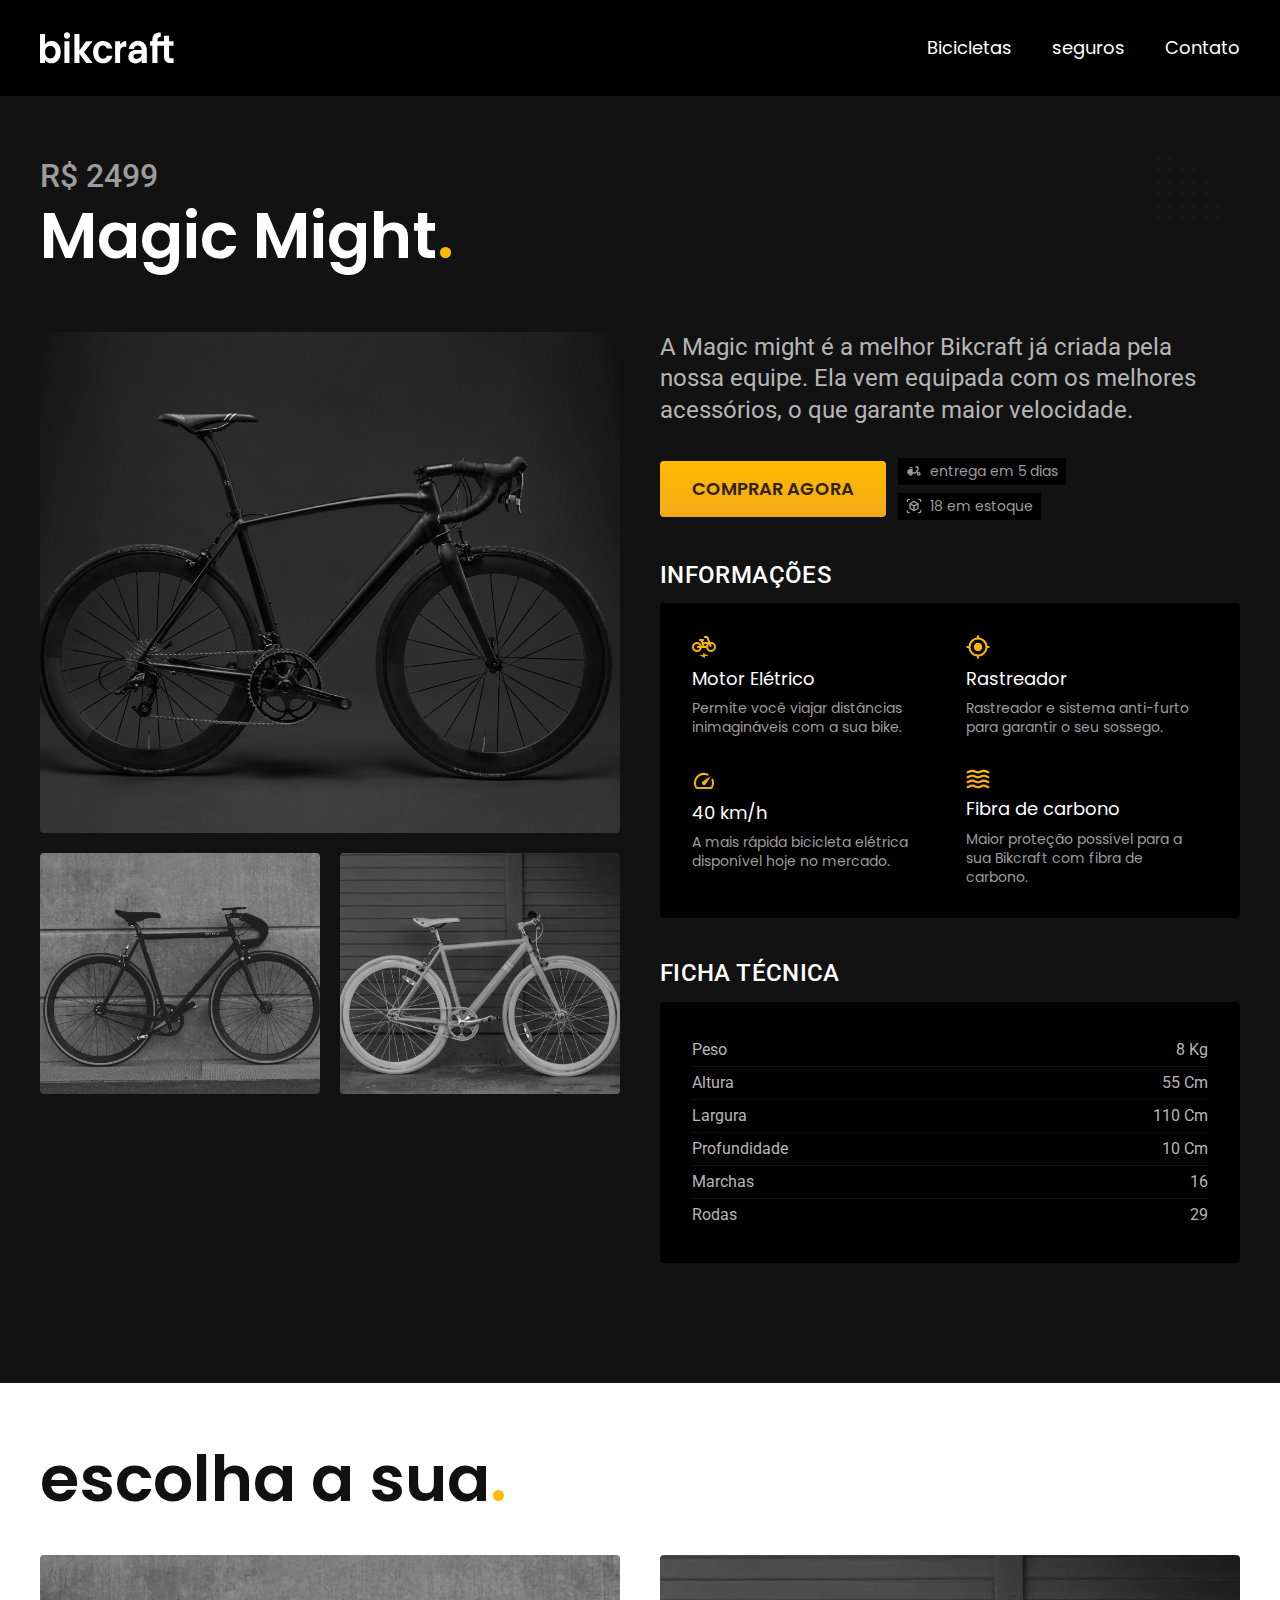
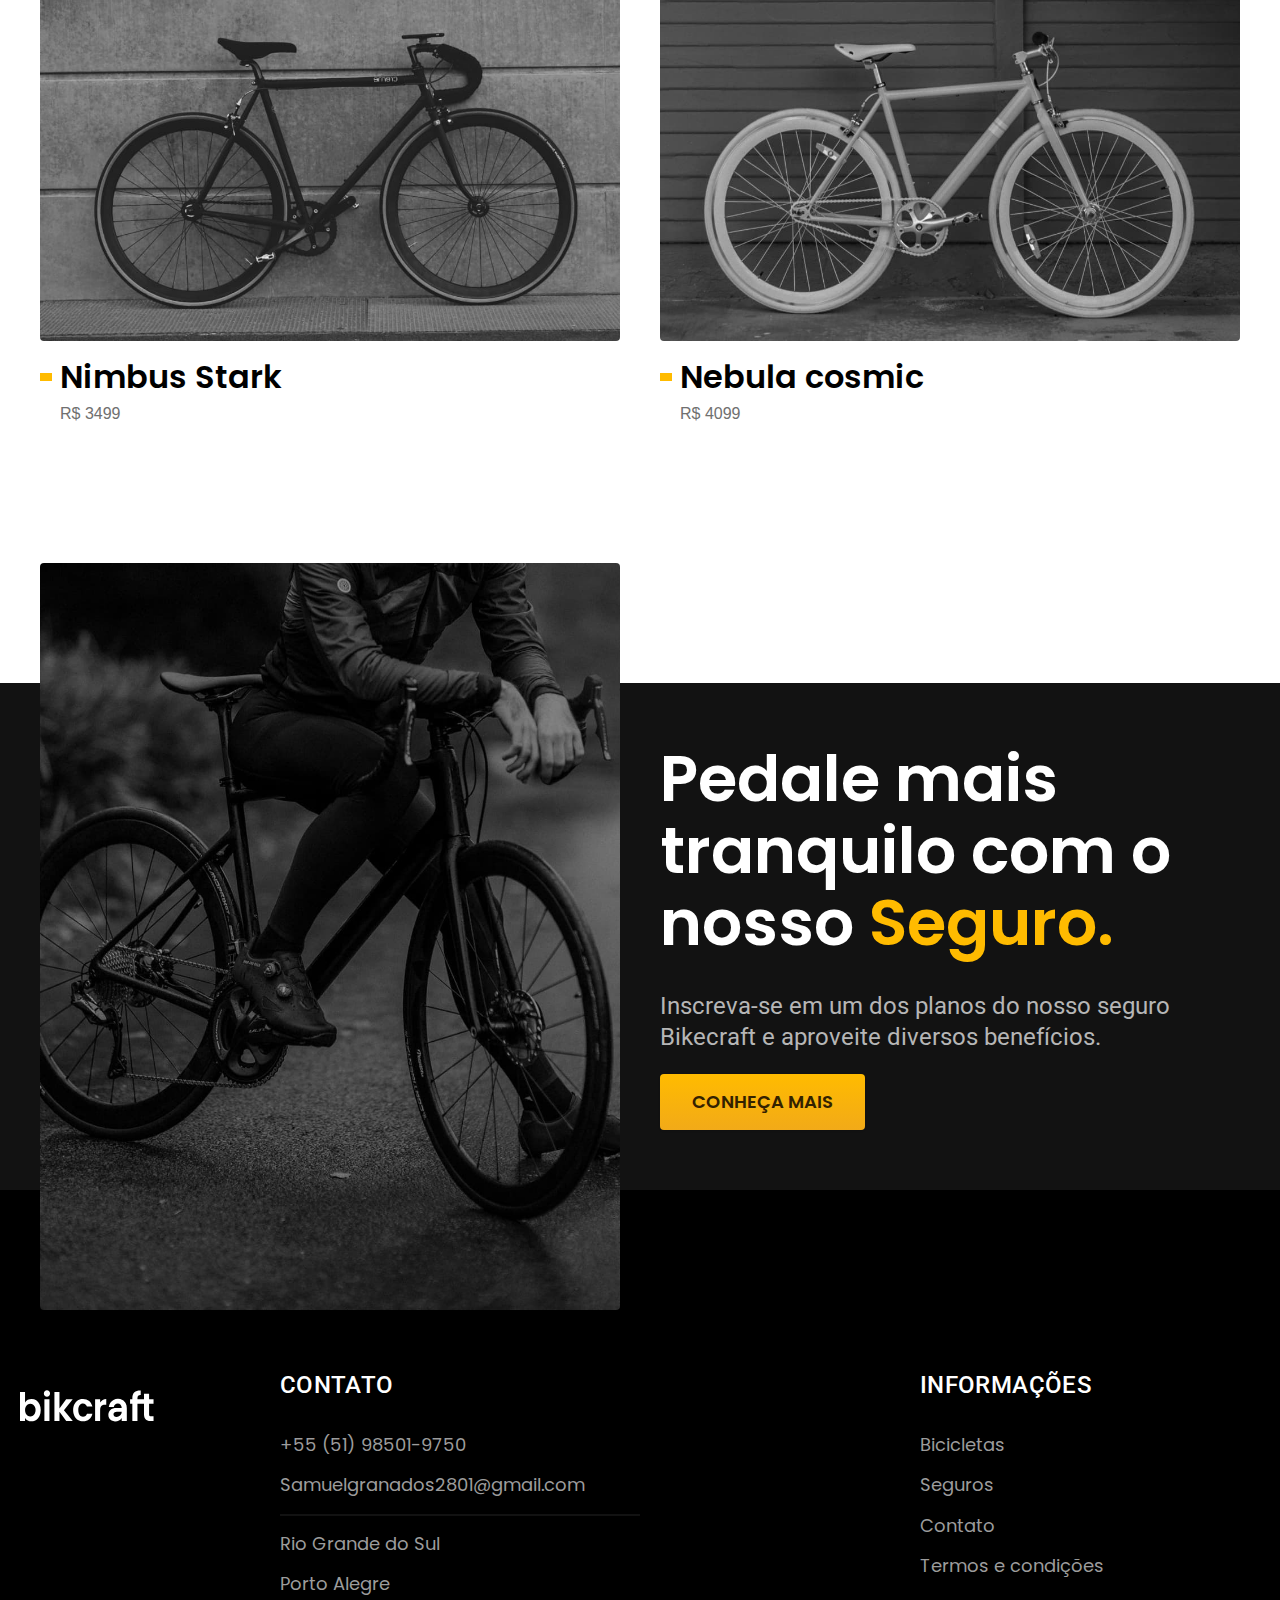
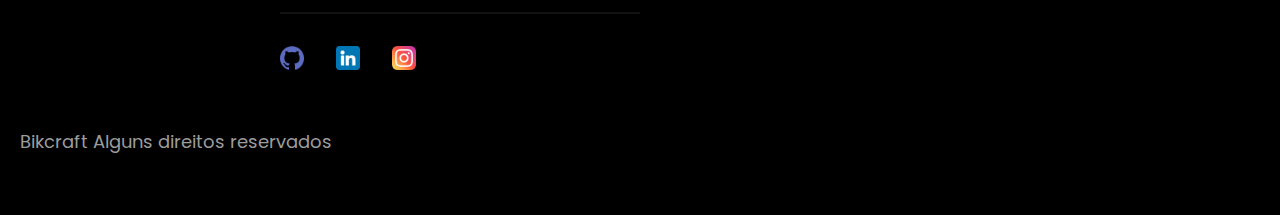
<file: bicicletas/magic.html>
<!DOCTYPE html>
<html lang="pt-br">

<head>
  <meta charset="UTF-8">
  <meta http-equiv="X-UA-Compatible" content="IE=edge">
  <meta name="viewport" content="width=device-width, initial-scale=1.0">
  <meta name="description" content="Termos e condições">
  <title>Magic might - Bikcraft</title>

  <link rel="shortcut icon" href="../favicon.svg" type="image/svg+xml">
  <link rel="preload" href="../css/style.min.css" as="style">
  <link rel="stylesheet" href="../css/style.min.css">

  <link rel="preconnect" href="https://fonts.googleapis.com">
  <link rel="preconnect" href="https://fonts.gstatic.com" crossorigin>
  <link href="https://fonts.googleapis.com/css2?family=Fira+Sans:wght@400;700&family=Poppins:wght@400;600&family=Roboto&display=swap" rel="stylesheet">
  <script>document.documentElement.classList.add('js')</script>
</head>

<body id="bicicleta">
  <header class="header-bg">
    <div class="header container">
      <a href="./">
        <img src="../bikcraft/optimizado/bikcraft.svg" width="134" height="32" alt="Bikcraft">
      </a>

      <nav aria-label="primaria">
        <ul class="header-menu font-1-m cor-branco">
          <li><a href="../bicicletas.html">Bicicletas</a></li>
          <li><a href="../seguros.html">seguros</a></li>
          <li><a href="../contato.html">Contato</a></li>
        </ul>
      </nav>
    </div>
  </header>

  <main class="titulo-bg">
    <div>
      <div class="titulo container">
        <p class="font-2-xl cor-6">R$ 2499</p>
        <h1 class="font-1-xxl cor-0">Magic Might<span class="cor-p1">.</span></h1>
      </div>
    </div>
    <div class="bicicleta container">
      <div class="bicicleta-imagens">
        <img src="../mg/nimbus/nimbus1.jpg" width="1020" height="880" alt="bicicleta 1">
        <img src="../mg/nimbus/nimbus2.jpg" width="1020" height="880" alt="bicicleta 2">
        <img src="../mg/nimbus/nimbus3.jpg" width="1020" height="880" alt="bicicleta 3">
      </div>
      <div class="bicicleta-conteudo">
        <p class="font-2-l cor-5">A Magic might é a melhor Bikcraft já criada pela nossa equipe. Ela vem equipada com os melhores acessórios, o que garante maior velocidade.</p>
        <div class="bicicleta-comprar">
          <a class="botao" href="../orcamento.html?tipo=bikcraft&produto=magic">Comprar Agora</a>
          <span class="font-1-xs cor-6"><img src="../icons/entrega.svg" width="16" height="16" alt="">entrega em 5 dias</span>
          <span class="font-1-xs cor-6"><img src="../icons/estoque.svg" width="16" height="16" alt="">18 em estoque</span>
        </div>
        <h2 class="font-2-l-b cor-0">Informações</h2>
        <ul class="bicicleta-informacoes">
          <li>
            <img src="../icons/eletrica.svg" width="24" height="24" alt="">
            <h3 class="font-1-m cor-0">Motor Elétrico</h3>
            <p class="font-1-xs cor-6">Permite você viajar distâncias inimagináveis com a sua bike.</p>
          </li>
          <li>
            <img src="../icons/optimizado/rastreador.svg" width="24" height="24" alt="">
            <h3 class="font-1-m cor-0">Rastreador</h3>
            <p class="font-1-xs cor-6">Rastreador e sistema anti-furto para garantir o seu sossego.</p>
          </li>
          <li>
            <img src="../icons/optimizado/velocidade.svg" width="24" height="24" alt="">
            <h3 class="font-1-m cor-0">40 km/h</h3>
            <p class="font-1-xs cor-6">A mais rápida bicicleta elétrica disponível hoje no mercado.</p>
          </li>
          <li>
            <img src="../icons/optimizado/carbono.svg" width="24" height="24" alt="">
            <h3 class="font-1-m cor-0">Fibra de carbono</h3>
            <p class="font-1-xs cor-6">Maior proteção possível para a sua Bikcraft com fibra de carbono.</p>
          </li>
        </ul>
        <h2 class="font-2-l-b cor-0">Ficha Técnica</h2>
        <ul class="bicicleta-ficha font-2-s cor-5">
          <li>Peso <span> 8 Kg</span></li>
          <li>Altura <span> 55 Cm</span></li>
          <li>Largura <span> 110 Cm</span></li>
          <li>Profundidade <span> 10 Cm</span></li>
          <li>Marchas <span> 16</span></li>
          <li>Rodas <span> 29</span></li>
        </ul>
      </div>
    </div>
  </main>

  <article class="bicicletas-lista container">
    <h2 class="font-1-xxl container">escolha a sua<span class="cor-p1">.</span></h2>
    <ul>
      <li>
        <a href="./nimbus.html">
          <img src="../mg/bicicletas/optimizado/nimbus.jpg" width="1020" height="680" alt="bicicleta preta">
          <h3 class="font-1-xl cor-12">Nimbus Stark</h3>
          <span class="cor-7">R$ 3499</span>
        </a>
      </li>
      <li>
        <a href="./nebula.html">
          <img src="../mg/bicicletas/optimizado/nebula.jpg" width="1020" height="680" alt="bicicleta branca">
          <h3 class="font-1-xl cor-12">Nebula cosmic</h3>
          <span class="cor-7
          ">R$ 4099</span>
        </a>
      </li>
    </ul>
  </article>

  <article class="seguro-bg">
    <div class="seguro container">
      <div class="seguro-imagem">
        <img src="../mg/fotos/optimizado/seguros.jpg" width="1200" height="1320" alt="pessoa parada em uma bicicleta">
      </div>
      <div class="seguro-conteudo">
        <h2 class="font-1-xxl cor-0">Pedale mais tranquilo com o nosso <span class="cor-p1">Seguro.</span></h2>
        <p class="font-2-l cor-5">Inscreva-se em um dos planos do nosso seguro Bikecraft e aproveite diversos benefícios. </p>
        <a class="botao" href="../seguros.html">Conheça mais</a>
      </div>
    </div>
  </article>


  <footer class="footer-bg">
    <div class="footer conteiner">
      <img src="../bikcraft/optimizado/bikcraft.svg" width="134" height="32" alt="logo">
      <div class="footer-contato">
        <h3 class="font-2-l-b cor-0">Contato</h3>
        <ul class="font-1-m cor-6">
          <li><a href="tel:+51985119750">+55 (51) 98501-9750</a></li>
          <li><a href="mailto:Samuelgranados2801@gmail.com">Samuelgranados2801@gmail.com</a></li>
          <li>Rio Grande do Sul</li>
          <li>Porto Alegre</li>
        </ul>
        <div class="footer-redes">
          <a href="https://github.com/SamuelGranados" aria-label="perfil de github"><img src="../icons/github.svg" width="24" height="24" alt=""></a>
          <a href="https://www.linkedin.com/in/eliab-figuera23/" aria-label="perfil de linkedin"><img src="../icons/linkedin.svg" width="24" height="24" alt="">
          </a>
          <a href="https://www.instagram.com/samuelderex/" aria-label="perfil de instagram">
            <img src="../icons/instagram.svg" width="24" height="24" alt="">
          </a>
        </div>
      </div>
      <div class="footer-informacoes">
        <h3 class="font-2-l-b cor-0">Informações</h3>
        <nav>
          <ul class="font-1-m cor-6">
            <li><a href="../bicicletas.html">Bicicletas</a></li>
            <li><a href="../seguros.html">Seguros</a></li>
            <li><a href="../contato.html">Contato</a></li>
            <li><a href="../termos.html">Termos e condições</a></li>
          </ul>
        </nav>
      </div>
      <p class="footer-copy font-1-m cor-6">Bikcraft Alguns direitos reservados</p>
    </div>
  </footer>

  <script src="../js/script.js"></script>
</body>

</html>
</file>
<file: css/style.min.css>
.header-bg{background-color:var(--cor-12)}.header{display:flex;flex-wrap:wrap;gap:20px;justify-content:space-between;align-items:center;padding-top:20px;padding-bottom:20px}.header-menu{display:flex;flex-wrap:wrap;gap:40px}.header-menu a{color:var(--cor-0);display:inline-block;padding:16px 0;position:relative}.header-menu a:after{content:"";display:block;height:2px;width:0%;background-color:var(--cor-0);transition:.3s;margin-top:4px;position:absolute}.header-menu a.ativo::after,.header-menu a:hover:after{width:100%}@media (max-width:800px){.header-menu{gap:20px}.header-menu a{background:var(--cor-11);padding:12px 16px;border-radius:4px}.header-menu a:hover{background-color:var(--cor-10)}.header-menu a::after{display:none}}@media (max-width:600px){.header-menu{gap:12px}.header-menu a{padding:8px 12px;font-size:14px}}.font-1-xs{font:400 0.875rem/1.35 Poppins,sans-serif}.font-2-xs{font:400 0.875rem/1.43 Roboto,sans-serif}.font-1-s{font:400 1rem/1.5 Poppins,sans-serif}.font-2-s{font:400 1rem/1.5 Roboto,sans-serif}.font-1-m,.font-1-mb{font:400 1.125rem/1.35 Poppins,sans-serif}.font-1-mb{font-weight:600}.font-2-m{font:500 1.125rem/1.35 Roboto,sans-serif}.font-2-m{font:500 1.125rem/1.35 Roboto,sans-serif}.font-1-l{font:400 1.5rem/1.5 Poppins,sans-serif}.font-2-l,.font-2-l-b{font:400 1.5rem/1.3 Roboto,sans-serif}.font-2-l-b{font-weight:500;letter-spacing:.015em;text-transform:uppercase}.font-1-xl{font:600 2rem/1.25 Poppins,sans-serif}.font-2-xl{font:500 2rem/1.25 Roboto,sans-serif}.font-1-xxl{font:600 4rem/1.125 Poppins,sans-serif}@media (max-width:1200px){.font-1-xxl{font-size:3rem}.font-2-l,.font-2-l-b{font-size:1.125rem}}@media (max-width:800px){.font-1-xxl{font-size:2rem}.font-1-xl,.font-2-xl{font-size:1.5rem}}body{margin:0;color:#111;font-family:Arial,Helvetica,sans-serif}blockquote,dd,h1,h2,h3,p,ul{margin:0}ul{padding:0;list-style:none}a{text-decoration:none;color:inherit}img{max-width:100%;height:auto;display:block}img[src$=".jpg"]{border-radius:4px}.footer-bg{background:var(--cor-12)}.footer{display:grid;grid-template-columns:2fr 5fr 3fr;gap:40px;padding-top:60px;padding-bottom:60px}.footer>img{padding:20px}.footer h3{padding-bottom:32px}.footer-contato ul{margin-bottom:32px}.footer li{margin-bottom:16px}.footer-contato li:nth-child(2n):after{content:"";display:block;max-width:360px;height:2px;background:var(--cor-11);margin-top:16px}.footer-redes{display:flex;gap:32px}.footer a:hover{color:var(--cor-0)}.footer-copy{grid-column:1/-1;margin-top:20px;padding-left:20px}@media (max-width:800px){.footer>img{display:none}.footer{grid-template-columns:1fr 1fr}.footer-copy{padding-left:0}}@media (max-width:500px){.footer{grid-template-columns:1fr;gap:60px}.footer{padding-left:20px}.footer-copy{margin-top:0;padding-left:0}}.container{box-sizing:border-box;max-width:1200px;margin-left:20px;margin-right:20px;margin-left:auto;margin-right:auto}.botao{display:inline-block;padding:16px 32px;background:linear-gradient(#fb0,#f2aa18);border-radius:4px;box-shadow:0 1px 2px rgba(0,0,0,.1);text-transform:uppercase;color:#320;font:600 1.125rem/1.35 Poppins,sans-serif;max-width:max-content;border:none;cursor:pointer}.botao:hover{background:linear-gradient(#ffb60d,#e59317)}.botao.secundario{background:var(--cor-10);color:var(--cor-2)}.botao.secundario:hover{background:var(--cor-9)}.botao.seta{display:flex;align-items:center}.botao.seta::after{content:"";display:inline-block;width:20px;height:12px;margin-left:12px;background:url("../icons/optimizado/zeta.svg");transition:transform .2s}.botao.seta:hover::after{transform:translateX(4px)}@media (max-width:600px){.botao{padding:12px 16px;font-size:1rem}}.link{display:inline-block;color:var(--cor-p1);font:500 1.5rem/1.5 Poppins,sans-serif;text-transform:uppercase}.link::after{content:"";display:block;width:100%;height:4px;background-color:currentColor}.link:hover{color:var(--cor-0)}.titulo-bg{padding-top:60px;padding-bottom:60px;background-color:var(--cor-11)}.titulo{background:url("../dec/optimizado/top-right.svg") no-repeat top right 20px}.titulo p{margin-bottom:4px}@media (max-width:800px){.titulo-bg{padding-top:40px;padding-bottom:40px}.titulo p{font-size:1rem;text-transform:lowercase;font-weight:400}}:root{--cor-0:#ffffff;--cor-1:#f9f9f9;--cor-2:#efefef;--cor-3:#d8d8d8;--cor-4:#cdcdcd;--cor-5:#b6b6b6;--cor-6:#9c9c9c;--cor-7:#707070;--cor-8:#595959;--cor-9:#414141;--cor-10:#2f2f2f;--cor-11:#121212;--cor-12:#000000;--cor-p1:#FFBB00;--cor-p2:#E4A30B;--cor-p3:#A66F00;--cor-p4:#664400;--cor-p5:#462e00}.cor-0{color:var(--cor-0)}.cor-1{color:var(--cor-1)}.cor-2{color:var(--cor-2)}.cor-3{color:var(--cor-3)}.cor-4{color:var(--cor-4)}.cor-5{color:var(--cor-5)}.cor-6{color:var(--cor-6)}.cor-7{color:var(--cor-7)}.cor-8{color:var(--cor-8)}.cor-9{color:var(--cor-9)}.cor-10{color:var(--cor-10)}.cor-11{color:var(--cor-11)}.cor-12{color:var(--cor-12)}.cor-p1{color:var(--cor-p1)}.cor-p2{color:var(--cor-p2)}.cor-p3{color:var(--cor-p3)}.cor-p4{color:var(--cor-p4)}.cor-p5{color:var(--cor-p5)}.form{display:grid;grid-template-columns:1fr 1fr;gap:20px}.form label{display:block;font:400 1rem/1.5 Poppins,sans-serif;margin-bottom:4px}.form .col{grid-column:span 2}.form input[type=email],.form input[type=text],.form textarea{font:400 1rem/1.5 Poppins,sans-serif;background:var(--cor-1);border:1px solid var(--cor-2);padding:12px;border-radius:4px;width:100%;box-sizing:border-box}.form input[type=email]:focus,.form input[type=text]:focus,.form textarea:focus{outline:0;border-color:var(--cor-p1);background:var(--cor-0);box-shadow:0 0 0 2px #fea}@media (max-width:600px){.form{grid-template-columns:1fr}.form .col{grid-column:1}}.js .fadeInDown{transform:translate3d(0,-20px,0)}.js .fadeInUp{transform:translate3d(0,20px,0)}.js .fadeInRight{transform:translate3d(20px,0,0)}.js .fadeInLeft{transform:translate3d(-20px,0,0)}.js [data-anime]{opacity:0}.js .anime{opacity:1;transform:none;transition:transform .8s,opacity .8s}.introducao-bg{background:var(--cor-12) url("../dec/optimizado/botton-left.svg") no-repeat bottom 120px left;box-shadow:inset 0 -120px var(--cor-0)}.introducao{display:grid;grid-template-columns:1fr 1fr;gap:0 40px}.introducao-conteudo{align-self:end;padding-bottom:200px}.introducao img{height:100%;width:100%;object-fit:cover;margin-bottom:-120px;border-radius:4px}.introducao h1{margin-bottom:32px}.introducao p{margin-bottom:28px}@media (max-width:800px){.introducao{grid-template-columns:6fr;gap:32px}.introducao-bg{background-color:var(--cor-11);padding-top:20px;box-shadow:inset 0 -60px var(--cor-0)}.introducao-conteudo{padding:0}.introducao h1{margin-bottom:16px}.introducao p{font-size:14px}.introducao-imagem{height:300px;width:100%}}.tecnologia-bg{background-color:var(--cor-11);box-shadow:inset 0 80px var(--cor-0),inset 0 -80px var(--cor-0)}.tecnologia{display:grid;grid-template-columns:1fr 1fr;gap:40px}.tecnologia-imagem img{width:100%;height:100%;object-fit:cover;object-position:left}.tecnologia-conteudo{padding:160px 20px}.tecnologia-conteudo>span{display:block;margin-bottom:20px}.tecnologia-conteudo h2{margin-bottom:32px}.tecnologia-conteudo>p{margin-bottom:32px}.tecnologia-conteudo a{margin-bottom:80px}.tecnologia-vantagens{display:flex;gap:40px}.tecnologia-vantagens h3{margin-bottom:8px;width:max-content}.tecnologia-vantagens img{width:24px;margin-bottom:8px}@media (max-width:800px){.tecnologia-bg{box-shadow:initial}.tecnologia{grid-template-columns:1fr}.tecnologia-conteudo{padding-top:60px;padding-bottom:60px}.tecnologia-imagem{display:none}.tecnologia-conteudo a{margin-bottom:60px}}@media (max-width:600px){.tecnologia-vantagens{flex-direction:column}}.parceiros{padding-top:60px;padding-bottom:120px}.parceiros h2{margin-bottom:60px}.parceiros ul{padding:0 20px;max-width:1400px;display:grid;grid-template-columns:repeat(4,1fr);margin:0 auto}.parceiros li{display:flex;padding:32px;border-left:2px solid var(--cor-2)}.parceiros img{margin:auto}.parceiros li:first-child,.parceiros li:nth-child(5){border-left:none}.parceiros li:nth-child(n+5){border-top:2px solid var(--cor-2)}@media (max-width:800px){.parceiros{padding-bottom:60px}.parceiros h2{margin-bottom:20px}.parceiros ul{grid-template-columns:repeat(2,1fr)}.parceiros li{padding:20px}.parceiros li:nth-child(n+3){border-top:2px solid var(--cor-2)}.parceiros li:nth-child(odd){border-left:none}}.depoimento{display:grid;grid-template-columns:1fr 1fr;background-color:var(--cor-p1);overflow:hidden}.depoimento img{height:100%;width:100%;object-fit:cover;border-radius:initial}.depoimento-conteudo{padding:40px 40px 80px 80px;align-self:end;background:url("../dec/optimizado/botton-right-p.svg") no-repeat bottom 40px right 40px}.depoimento-conteudo p{max-width:32ch;font-family:Merriweather;font-style:italic;font-weight:900;margin-bottom:32px;position:relative}.depoimento-conteudo p::after,.depoimento-conteudo p::before{font-size:5rem;color:var(--cor-p2);position:absolute}.depoimento-conteudo p::before{content:'“';left:-50px;top:-30px}.depoimento-conteudo p::after{content:'”'}@media (min-width:1200px){.depoimento-conteudo img{max-height:520px}}@media (max-width:800px){.depoimento{grid-template-columns:1fr;text-align:center}.depoimento img{height:200px}.depoimento-conteudo{padding:40px 20px;margin:auto}}.bicicletas-lista{padding-top:60px;padding-bottom:120px}.bicicletas-lista h2{margin-bottom:40px}.bicicletas-lista a{display:block}.bicicletas-lista img{margin-bottom:16px}.bicicletas-lista h3{margin-bottom:8px;display:flex;align-items:center}.bicicletas-lista h3::before{content:"";display:inline-block;height:8px;width:12px;margin-right:8px;background-color:var(--cor-p1);transition:width .2s}.bicicletas-lista a:hover h3::before{width:24px}.bicicletas-lista li span{padding:20px}.bicicletas-lista ul{display:flex;gap:40px;padding:0 20px 20px 20px;max-width:1400px;margin-left:auto;margin-right:auto;overflow-x:auto}#bicicleta .bicicletas-lista ul{padding:0 0 20px 0}.bicicletas-lista li{flex:1;min-width:280px}@media (max-width:800px){.bicicletas-lista{padding-bottom:60px}.bicicletas-lista ul{gap:20px}}.bicicletas-bg:nth-child(odd){background-image:linear-gradient(to right,var(--cor-0) 30%,var(--cor-11) 0)}.bicicletas{display:grid;grid-template-columns:1fr 1fr;gap:40px;padding-top:60px;padding-bottom:60px;background:url("../dec/optimizado/top-right.svg") no-repeat top 40px right 10px}.bicicletas-imagem{display:grid}.bicicletas-imagem img{grid-area:1/1}.bicicletas-imagem span{grid-area:1/1;place-self:start end;margin-top:20px;background:var(--cor-12);padding:8px 16px 8px 8px;display:inline-block;border-radius:4px 0 0 4px}.bicicletas-conteudo{display:grid;grid-template-columns:1fr auto;align-content:start}.bicicletas h2,p{grid-column:1/-1}.bicicletas h2{margin-bottom:20px}.bicicletas-conteudo h2::before{content:"";display:block;width:12px;height:8px;background-color:var(--cor-p1);margin-bottom:8px}.bicicletas p{margin-bottom:32px}.bicicletas a{place-self:end}.bicicletas li{display:flex;align-items:center}.bicicletas-conteudo img{width:24px;margin-right:8px}.bicicletas ul{display:grid;gap:16px}@media (max-width:800px){.bicicletas-bg:nth-child(odd){background:var(--cor-11)}.bicicletas{grid-template-columns:1fr;gap:20px;padding-top:40px;padding-bottom:40px}}@media (max-width:600px){.bicicletas-conteudo{grid-template-columns:1fr}.bicicletas ul{grid-template-columns:1fr 1fr;margin-bottom:32px}.bicicletas a{place-self:start}}.bicicleta{display:grid;grid-template-columns:1fr 1fr;align-items:start;gap:40px;padding-top:60px;padding-bottom:60px}#bicicleta .titulo p{text-transform:uppercase}.bicicleta-imagens{display:flex;flex-wrap:wrap;gap:20px}.bicicleta-imagens img{flex:1;min-width:200px}.bicicleta-imagens img:first-child{min-width:100%}.bicicleta-conteudo>p{margin-bottom:32px}.bicicleta-comprar{display:grid;grid-template-columns:max-content auto;align-items:center;justify-items:start;gap:8px 12px;margin-bottom:40px}.bicicleta-comprar a{grid-row:span 2}.bicicleta-comprar span{display:flex;align-items:center;background:var(--cor-12);gap:8px;padding:4px 8px}.bicicleta-conteudo h2{margin-bottom:12px}.bicicleta-ficha,.bicicleta-informacoes{padding:32px;background:var(--cor-12);border-radius:4px}.bicicleta-informacoes{margin-bottom:40px;display:grid;grid-template-columns:1fr 1fr;gap:32px}.bicicleta-informacoes img{max-width:24px;margin-bottom:8px}.bicicleta-informacoes h3{margin-bottom:8px}.bicicleta-ficha li{padding:4px 0;display:flex;justify-content:space-between;border-bottom:solid 1px var(--cor-11)}.bicicleta-ficha li:last-child{border-bottom:none}.bicicleta-ficha span{color:var(--cor-5)}@media (max-width:800px){.bicicleta{grid-template-columns:1fr;padding-top:40px;padding-bottom:40px}.bicicleta-imagens{grid-row:2}}@media (max-width:400px){.bicicleta-informacoes{grid-template-columns:1fr}.bicicleta-comprar{grid-template-columns:1fr}}.seguro-bg{background:var(--cor-11);box-shadow:inset 0 120px var(--cor-0),inset 0 -120px var(--cor-12)}.seguro{display:grid;grid-template-columns:1fr 1fr;gap:40px}.seguro-imagem img{width:100%;height:100%;object-fit:cover}.seguro-conteudo{padding-top:180px;padding-bottom:180px}.seguro h2{margin-bottom:32px}.seguro p{margin-bottom:20px}@media (max-width:800px){.seguro-bg{box-shadow:inset 0 -60px var(--cor-12)}.seguro{grid-template-columns:1fr}.seguro-imagem{height:200px}.seguro-conteudo{grid-row:1;padding-top:40px;padding-bottom:0}}.seguros-bg{background-color:var(--cor-11)}.seguros{padding-top:60px;padding-bottom:60px;display:grid;grid-template-columns:1fr 1fr;gap:40px;align-items:center}#seguros .seguros{padding-top:0}.seguros h2{grid-column:1/-1}.seguros-item{background:var(--cor-12);padding:32px 32px 32px 60px;display:grid;grid-template-columns:1fr auto;border-radius:4px}.seguros-item h3{grid-template-rows:1/2}.seguros-item span{grid-column:2/-1;display:block;text-align:right}.seguros-item ul{grid-column:1/-1;margin-top:40px;margin-bottom:32px}.seguros-item li{display:flex;align-items:center;position:relative}.seguros-item li+li{margin-top:20px}.seguros-item li::before{content:"";display:inline-block;width:14px;height:10px;background-image:url("../icons/optimizado/list.svg");position:absolute;left:-20px}@media (max-width:800px){.seguros{grid-template-columns:1fr}.seguros h2{padding-left:20px}}.vantagens-bg{background:var(--cor-12)}.vantagens{padding-top:120px;padding-bottom:120px}.vantagens h2{margin-bottom:60px}.vantagens ul{display:grid;grid-template-columns:repeat(auto-fit,minmax(280px,max-content));gap:40px 80px}.vantagens h3,.vantagens img{margin-bottom:8px}@media (max-width:800px){.vantagens{padding-top:60px;padding-bottom:60px}.vantagens h2{margin-bottom:40px}.vantagens ul{gap:20px}}.perguntas{padding-top:120px;padding-bottom:120px}.perguntas h2{margin-bottom:60px}.perguntas dl>div{padding:20px;border-radius:4px}.perguntas dl>div:nth-child(odd){background-color:var(--cor-3)}.perguntas button{display:grid;grid-template-columns:auto 1fr auto;align-items:center;gap:8px;cursor:pointer;border:none;background:0 0;width:100%;text-align:left}.perguntas button::before{content:"";display:inline-block;width:12px;height:8px;background:var(--cor-p1)}.perguntas button::after{content:"";display:inline-block;width:14px;height:8px;background:url("../icons/seta/ fechar.svg");transition:.3s}.perguntas button:hover::after,.perguntas button[aria-expanded=true]::after{transform:rotate(180deg)}.js .perguntas dd{display:none}.js .perguntas dd.ativa{display:block}.perguntas dd{padding-left:20px;padding-top:16px;max-width:80ch}@media (max-width:800px){.perguntas{padding-top:60px;padding-bottom:60px}.perguntas h2{margin-bottom:40px}}#contato{background:linear-gradient(var(--cor-11) 600px,var(--cor-1) 0)}.contato{display:grid;grid-template-columns:5fr 7fr}.contato-dados,.contato-formulario{padding:60px;box-shadow:0 1px 2px rgba(0,0,0,.1)}.contato-dados{border-radius:5px 0 0 5px;background:var(--cor-12) url("../dec/botton-left.svg") no-repeat bottom 20px left 20px}.contato-formulario{border-radius:0 5px 5px 0;background:var(--cor-0) url("../dec/botton-right.svg") no-repeat bottom 20px right 20px}.contato-dados h2{margin-bottom:60px}.contato-endereco{margin-bottom:32px;padding-left:28px;background:url("../icons/optimizado/local.svg") no-repeat 0 2px}.contato-endereco p{margin-bottom:8px}.contato-meios a{display:block;max-width:max-content;margin-bottom:8px;padding-left:24px}.contato-meios a:hover{color:var(--cor-0)}.contato-meios a:first-child{background:url("../icons/optimizado/email.svg") no-repeat 0 5px}.contato-meios a:nth-child(2){margin-bottom:32px}.contato-meios a:nth-child(3){background:url("../icons/optimizado/telefone.svg") no-repeat 0 5px;margin-bottom:60px}.contato-redes{display:flex;gap:32px;padding-left:28px}@media (max-width:800px){.contato{grid-template-columns:1fr}.contato-dados,.contato-formulario{padding:20px}.contato-dados{border-radius:5px 5px 0 0}.contato-formulario{border-radius:0 0 5px 5px}.contato-dados h2,.contato-meios a:nth-child(3){margin-bottom:32px}.contato-redes{margin-bottom:32px}}.lojas{display:grid;grid-template-columns:1fr 1fr;gap:0 40px;padding-top:120px;padding-bottom:120px}.lojas h2{grid-column:1/-1;margin-bottom:60px}.lojas img{border-radius:4px 4px 0 0}.lojas-item{border-radius:4px;background:var(--cor-0);box-shadow:0 1px 2px rgba(0,0,0,.1)}.lojas-conteudo{display:grid;grid-template-columns:1fr 1fr;gap:32px 16px;padding:32px}.lojas-conteudo h3,.lojas-tempo{grid-column:1/-1}.lojas-dados{display:grid;gap:8px;border-left:2px solid var(--cor-2);padding-left:12px}.lojas-tempo{display:flex;align-items:center;gap:8px}@media (max-width:800px){.lojas{gap:20px;padding-top:60px;padding-bottom:60px}.lojas h2{margin-bottom:32px}.lojas-conteudo{grid-template-columns:1fr}}@media (max-width:600px){.lojas{grid-template-columns:1fr}}#orcamento{background:linear-gradient(var(--cor-11) 600px,var(--cor-1) 0)}.orcamento{display:grid;grid-template-columns:1fr 1fr;margin-bottom:120px}.orcamento h2{text-transform:uppercase;position:relative;display:flex;align-items:center}.orcamento h2::before{content:"";display:inline-block;width:4px;height:10px;background-color:var(--cor-p1);position:absolute;left:-12px;top:4px}.orcamento-dados,.orcamento-produto{padding:60px;box-shadow:0 1px 2px rgba(0,0,0,.1)}.orcamento-produto{border-radius:5px 0 0 5px;background-color:var(--cor-12);display:grid;grid-template-columns:1fr 1fr;gap:20px;align-content:start}.orcamento-produto>*{grid-column:1/-1}.orcamento-produto>label{grid-column:initial}.orcamento-conteudo{display:none}.orcamento-produto label{font:400 1rem/1.5 Poppins,sans-serif;color:var(--cor-3);background-color:var(--cor-10);padding:12px 16px;border-radius:4px;cursor:pointer;display:grid;grid-template-columns:auto 1fr auto;align-items:center;border:1px solid var(--cor-10)}.orcamento-produto label::before{content:"";display:inline-block;box-sizing:border-box;width:12px;height:12px;border:1px solid var(--cor-6);border-radius:50%;margin-right:8px}.orcamento-produto input:checked+label{background:var(--cor-0);color:var(--cor-11)}.orcamento-produto input{opacity:0;position:absolute;pointer-events:none}.orcamento-produto input:checked+label::before{border-color:var(--cor-7);box-shadow:inset 0 0 0 3px var(--cor-0),inset 0 0 0 6px var(--cor-7)}.orcamento-produto label span{display:none}.orcamento-produto label:hover{background:var(--cor-9);border-color:var(--cor-9)}.orcamento-produto input:focus+label{box-shadow:0 0 0 2px var(--cor-p1);border-color:1px solid var(--cor-12)}.orcamento-produto input:checked+label span{display:inline-block}.orcamento-dados{border-radius:0 5px 5px 0;background-color:var(--cor-0)}.orcamento-conteudo h2,.orcamento-dados h2:nth-of-type(n+2){margin-top:20px}#bikcraft:checked~#orcamento-bikcraft,#seguro:checked~#orcamento-seguro{display:grid;gap:20px}.orcamento-detalhes{display:none;background:var(--cor-0);padding:20px;grid-template-columns:1fr 1fr;border-radius:4px;align-items:center}.orcamento-detalhes li{display:flex;align-items:center;margin-bottom:8px}.orcamento-detalhes li img{width:16px;margin-right:8px}.orcamento-produto input:checked+label+.orcamento-detalhes{display:grid}@media (max-width:1200px){.orcamento-dados,.orcamento-produto{padding:32px}}@media (max-width:800px){.orcamento{grid-template-columns:1fr}.orcamento-produto{border-radius:5px 5px 0 0}.orcamento-dados{border-radius:0 0 5px 5px}}@media (max-width:400px){.orcamento-produto{grid-template-columns:1fr}}.termos{padding-top:80px;padding-bottom:80px}.termos h2{font-weight:600;margin-bottom:20px}.termos p{max-width:75ch;margin-bottom:24px}.termos p+h2{margin-top:40px}
</file>
